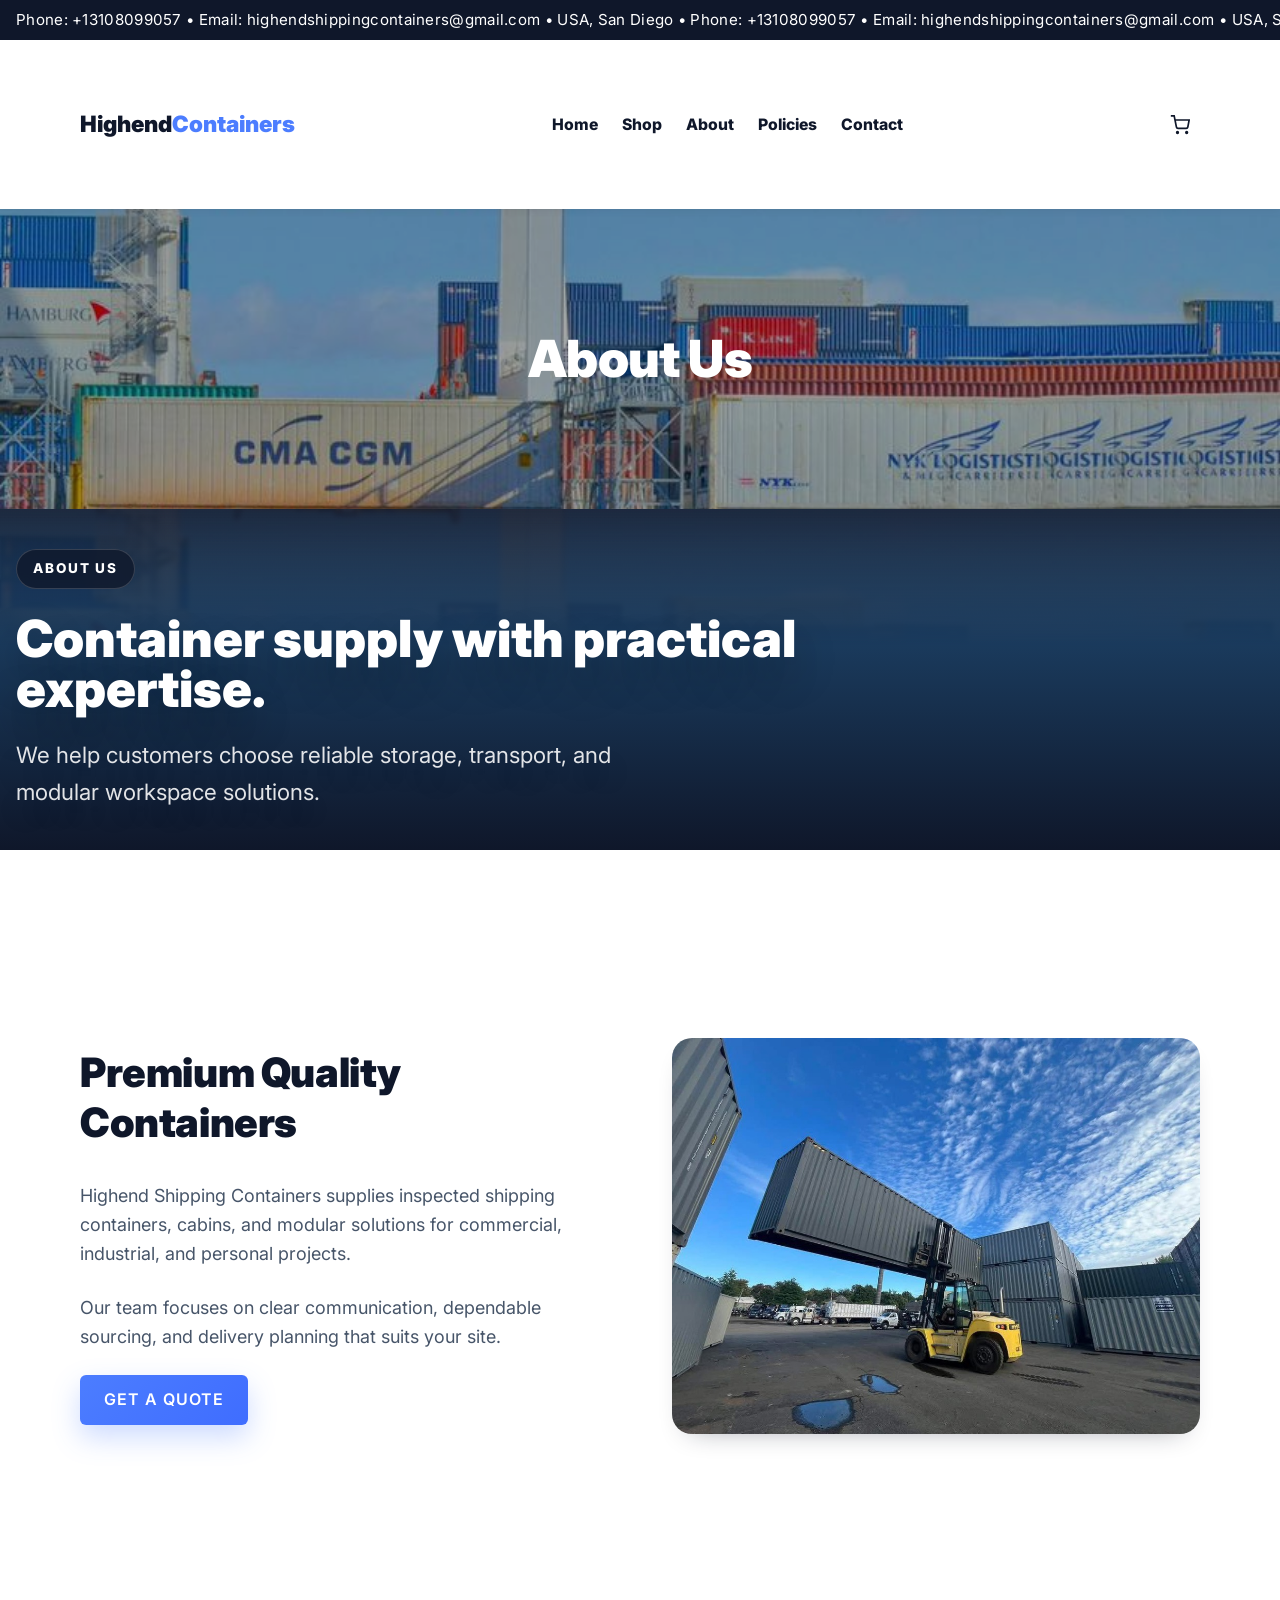
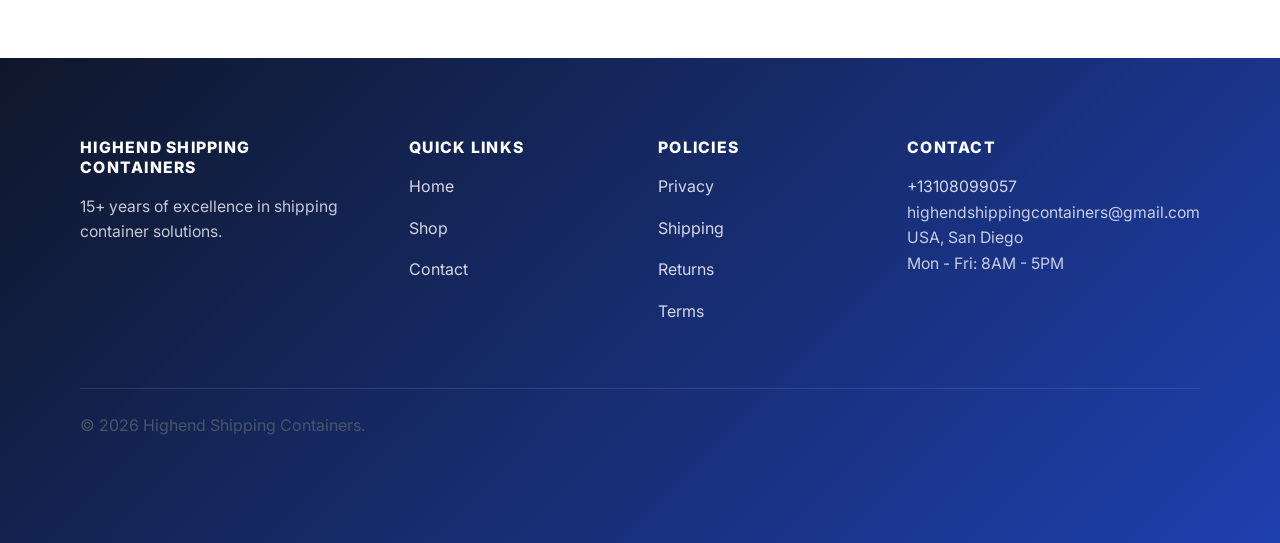
<file: about.html>
<!DOCTYPE html>
<html lang="en">
<head>
  <meta charset="UTF-8">
  <meta name="viewport" content="width=device-width, initial-scale=1.0">
  <!-- Google Ads tag -->
  <script async src="https://www.googletagmanager.com/gtag/js?id=AW-18203554631"></script>
  <script>
    window.dataLayer = window.dataLayer || [];
    function gtag(){dataLayer.push(arguments);}
    gtag('js', new Date());
    gtag('config', 'AW-18203554631');
  </script>
  <title>About Us - Highend Shipping Containers</title>
  <meta name="description" content="Learn about Highend Shipping Containers, premium container and modular building suppliers based in USA, San Diego.">
  <link href="https://fonts.googleapis.com/css2?family=Inter:wght@300;400;500;600;700;800;900&display=swap" rel="stylesheet">
  <link rel="stylesheet" href="css/style.css">
</head>
<body>
  <header class="header">
    <div class="container">
      <div class="header__inner">
        <div class="header__logo">
          <a href="./" class="header__logo-link">
            <span class="header__logo-text">Highend<span>Containers</span></span>
          </a>
        </div>
        <nav class="header__nav">
          <ul class="nav-menu">
            <li class="nav-menu__item"><a href="./" class="nav-menu__link">Home</a></li>
            <li class="nav-menu__item"><a href="./shop.html" class="nav-menu__link">Shop</a></li>
            <li class="nav-menu__item"><a href="./about.html" class="nav-menu__link">About</a></li>
            <li class="nav-menu__item"><a href="./policies.html" class="nav-menu__link">Policies</a></li>
            <li class="nav-menu__item"><a href="./contact.html" class="nav-menu__link">Contact</a></li>
          </ul>
        </nav>
        <div class="header__actions">
          <a href="./cart.html" class="header__cart" aria-label="Cart">
            <svg viewBox="0 0 24 24" fill="none" stroke="currentColor" stroke-width="2"><circle cx="9" cy="21" r="1"></circle><circle cx="20" cy="21" r="1"></circle><path d="M1 1h4l2.68 13.39a2 2 0 0 0 2 1.61h9.72a2 2 0 0 0 2-1.61L23 6H6"></path></svg>
            <span class="header__cart-count" data-count="0">0</span>
          </a>
        </div>
      </div>
    </div>
  </header>

  <!-- IMAGES AUTO-INSERTED BY COPILOT FROM /IMAGES FOLDER -->
  <section class="page-banner about-banner" style="background-image: url('./images/aboutpage.jpg');">
    <h1 class="page-banner__title">About Us</h1>
  </section>

  <section class="hero hero--page">
    <div class="hero__background" style="background-image: url('./images/aboutpage.jpg');"><div class="hero__overlay"></div></div>
    <div class="hero__content"><span class="hero__label">About Us</span><h1 class="hero__title">Container supply with practical expertise.</h1><p class="hero__description">We help customers choose reliable storage, transport, and modular workspace solutions.</p></div>
  </section>

  <main class="container py-5">
    <div class="about-section">
      <div class="about-section__grid">
        <div class="about-section__content">
          <h2>Premium Quality Containers</h2>
          <p>Highend Shipping Containers supplies inspected shipping containers, cabins, and modular solutions for commercial, industrial, and personal projects.</p>
          <p>Our team focuses on clear communication, dependable sourcing, and delivery planning that suits your site.</p>
          <a href="./contact.html" class="btn btn--primary">Get a Quote</a>
        </div>
        <div class="about-section__image"><img src="./images/container-001.jpg" alt="Shipping container"></div>
      </div>
    </div>
  </main>

  <footer class="footer" style="margin-top: var(--space-5xl);">
    <div class="container">
      <div class="footer__content">
        <div class="footer__section"><h4 class="footer__title">Highend Shipping Containers</h4><p>15+ years of excellence in shipping container solutions.</p></div>
        <div class="footer__section"><h4 class="footer__title">Quick Links</h4><ul class="footer__links"><li><a href="./">Home</a></li><li><a href="./shop.html">Shop</a></li><li><a href="./contact.html">Contact</a></li></ul></div>
        <div class="footer__section"><h4 class="footer__title">Policies</h4><ul class="footer__links"><li><a href="./policies/privacy.html">Privacy</a></li><li><a href="./policies/shipping.html">Shipping</a></li><li><a href="./policies/returns.html">Returns</a></li><li><a href="./policies/terms.html">Terms</a></li></ul></div>
        <div class="footer__section"><h4 class="footer__title">Contact</h4><p><a href="tel:+13108099057">+13108099057</a><br>highendshippingcontainers@gmail.com<br>USA, San Diego<br>Mon - Fri: 8AM - 5PM</p></div>
      </div>
      <div class="footer__bottom"><p>&copy; 2026 Highend Shipping Containers.</p></div>
    </div>
  </footer>
  <script src="js/main.js"></script>
  <script src="js/cart.js"></script>
</body>
</html>
</file>
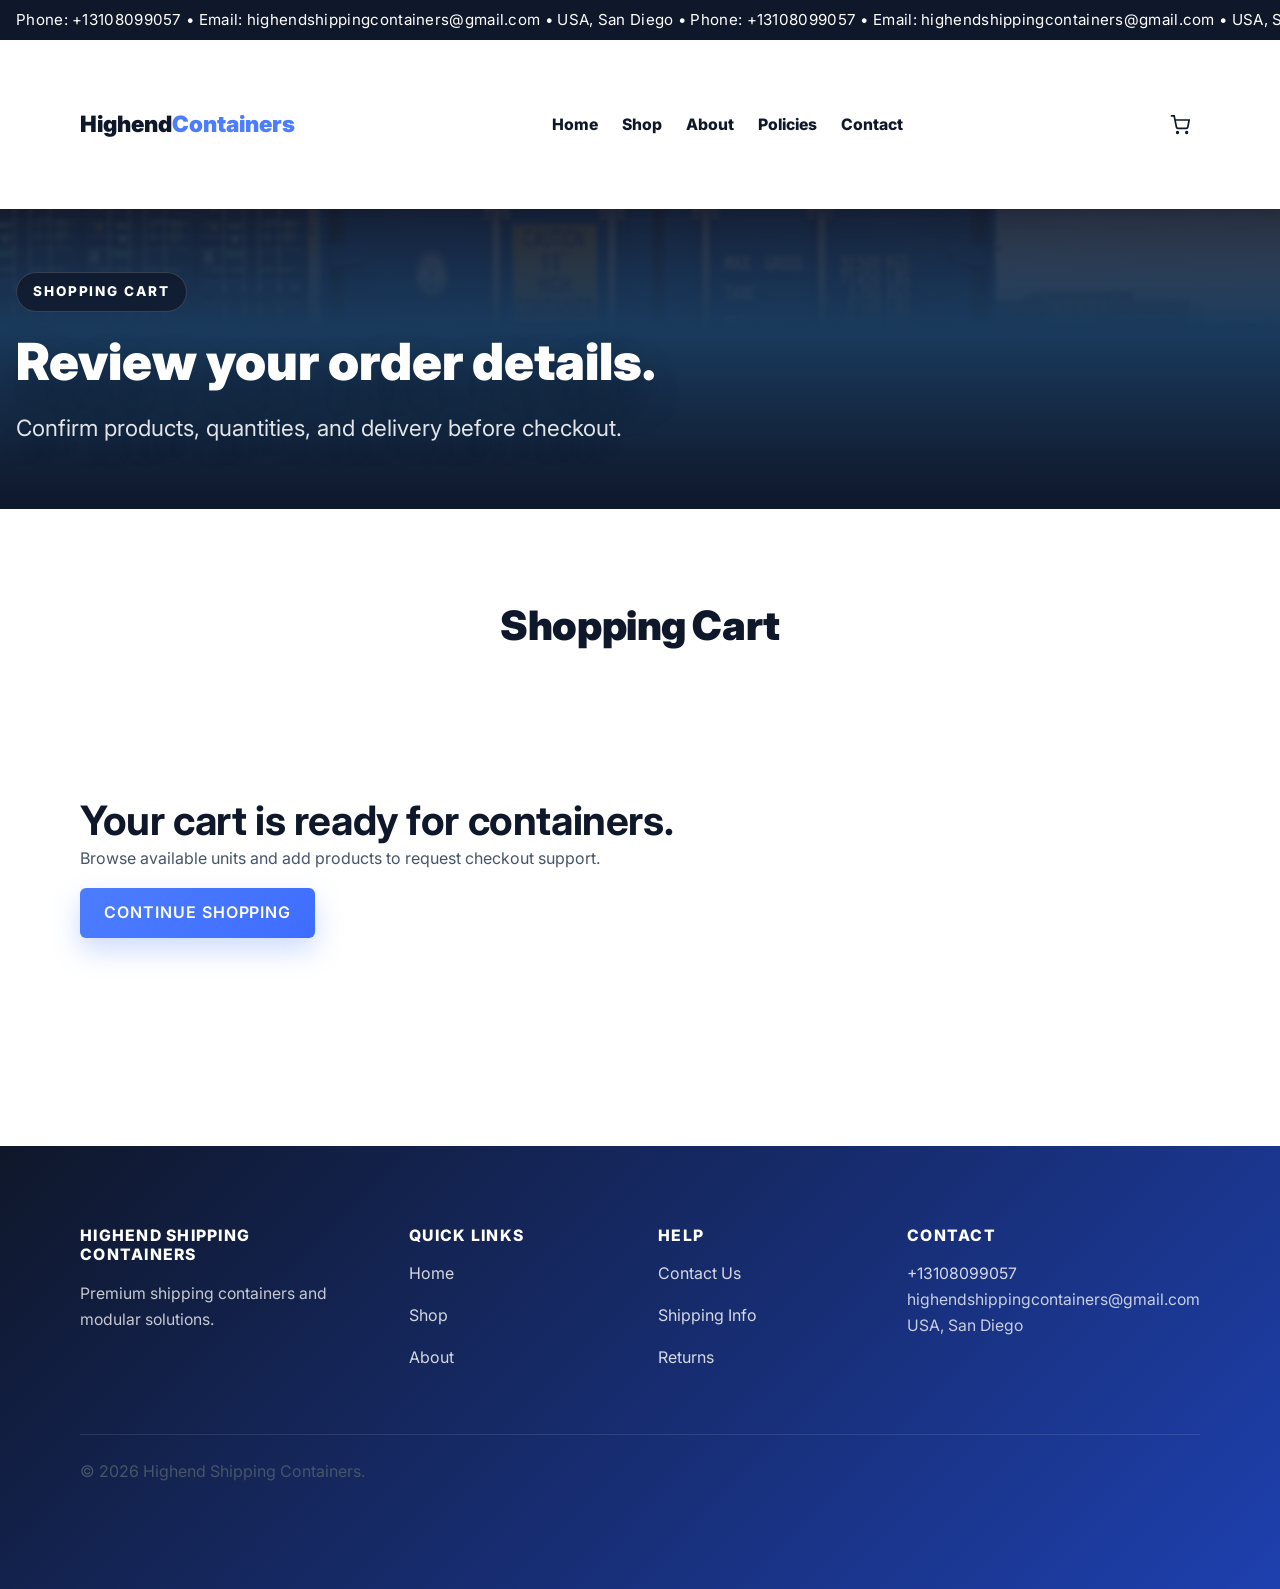
<file: cart.html>
<!DOCTYPE html>
<html lang="en">
<head>
  <meta charset="UTF-8">
  <meta name="viewport" content="width=device-width, initial-scale=1.0">
  <!-- Google Ads tag -->
  <script async src="https://www.googletagmanager.com/gtag/js?id=AW-18203554631"></script>
  <script>
    window.dataLayer = window.dataLayer || [];
    function gtag(){dataLayer.push(arguments);}
    gtag('js', new Date());
    gtag('config', 'AW-18203554631');
  </script>
  <title>Cart - Highend Shipping Containers</title>
  <meta name="description" content="Review your Highend Shipping Containers cart.">
  <link href="https://fonts.googleapis.com/css2?family=Inter:wght@300;400;500;600;700;800;900&display=swap" rel="stylesheet">
  <link rel="stylesheet" href="css/style.css">
</head>
<body>
  <header class="header">
    <div class="container">
      <div class="header__inner">
        <div class="header__logo">
          <a href="./" class="header__logo-link">
            <span class="header__logo-text">Highend<span>Containers</span></span>
          </a>
        </div>
        <nav class="header__nav">
          <ul class="nav-menu">
            <li class="nav-menu__item"><a href="./" class="nav-menu__link">Home</a></li>
            <li class="nav-menu__item"><a href="./shop.html" class="nav-menu__link">Shop</a></li>
            <li class="nav-menu__item"><a href="./about.html" class="nav-menu__link">About</a></li>
            <li class="nav-menu__item"><a href="./policies.html" class="nav-menu__link">Policies</a></li>
            <li class="nav-menu__item"><a href="./contact.html" class="nav-menu__link">Contact</a></li>
          </ul>
        </nav>
        <div class="header__actions">
          <a href="./cart.html" class="header__cart" aria-label="Cart">
            <svg viewBox="0 0 24 24" fill="none" stroke="currentColor" stroke-width="2"><circle cx="9" cy="21" r="1"></circle><circle cx="20" cy="21" r="1"></circle><path d="M1 1h4l2.68 13.39a2 2 0 0 0 2 1.61h9.72a2 2 0 0 0 2-1.61L23 6H6"></path></svg>
            <span class="header__cart-count" data-count="0">0</span>
          </a>
        </div>
      </div>
    </div>
  </header>
  <section class="hero hero--page">
    <div class="hero__background" style="background-image: url('./images/container-004.jpg');"><div class="hero__overlay"></div></div>
    <div class="hero__content"><span class="hero__label">Shopping Cart</span><h1 class="hero__title">Review your order details.</h1><p class="hero__description">Confirm products, quantities, and delivery before checkout.</p></div>
  </section>
  <main class="container py-5">
    <h1 class="section-title">Shopping Cart</h1>
    <div class="cart-page"></div>
    <div id="formMsg" style="margin-top:10px; color:green; display:none;"></div>
  </main>
  <footer class="footer" style="margin-top: var(--space-5xl);">
    <div class="container">
      <div class="footer__content">
        <div class="footer__section"><h4 class="footer__title">Highend Shipping Containers</h4><p>Premium shipping containers and modular solutions.</p></div>
        <div class="footer__section"><h4 class="footer__title">Quick Links</h4><ul class="footer__links"><li><a href="./">Home</a></li><li><a href="./shop.html">Shop</a></li><li><a href="./about.html">About</a></li></ul></div>
        <div class="footer__section"><h4 class="footer__title">Help</h4><ul class="footer__links"><li><a href="./contact.html">Contact Us</a></li><li><a href="./policies/shipping.html">Shipping Info</a></li><li><a href="./policies/returns.html">Returns</a></li></ul></div>
        <div class="footer__section"><h4 class="footer__title">Contact</h4><p><a href="tel:+13108099057">+13108099057</a><br>highendshippingcontainers@gmail.com<br>USA, San Diego</p></div>
      </div>
      <div class="footer__bottom"><p>&copy; 2026 Highend Shipping Containers.</p></div>
    </div>
  </footer>
  <script src="js/main.js"></script>
  <script src="js/cart.js"></script>
  <script src="js/forms.js"></script>
</body>
</html>
</file>
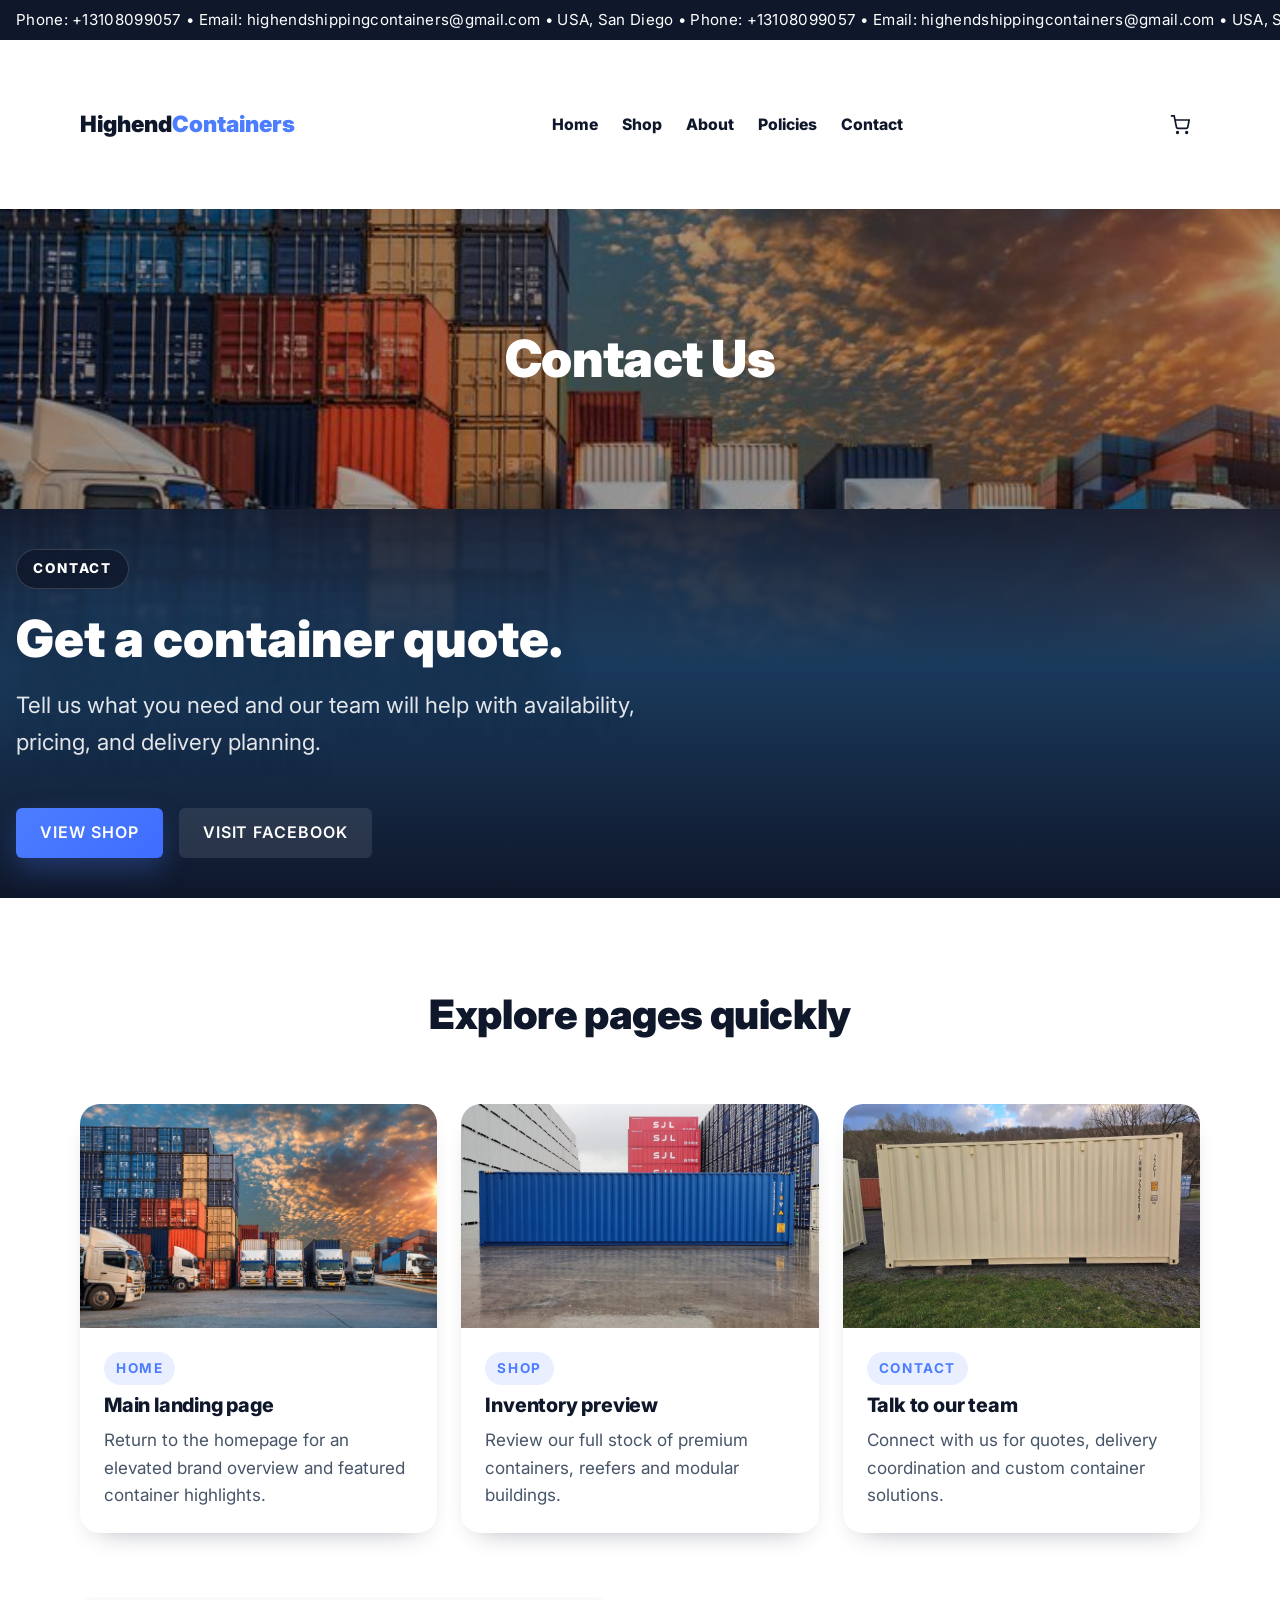
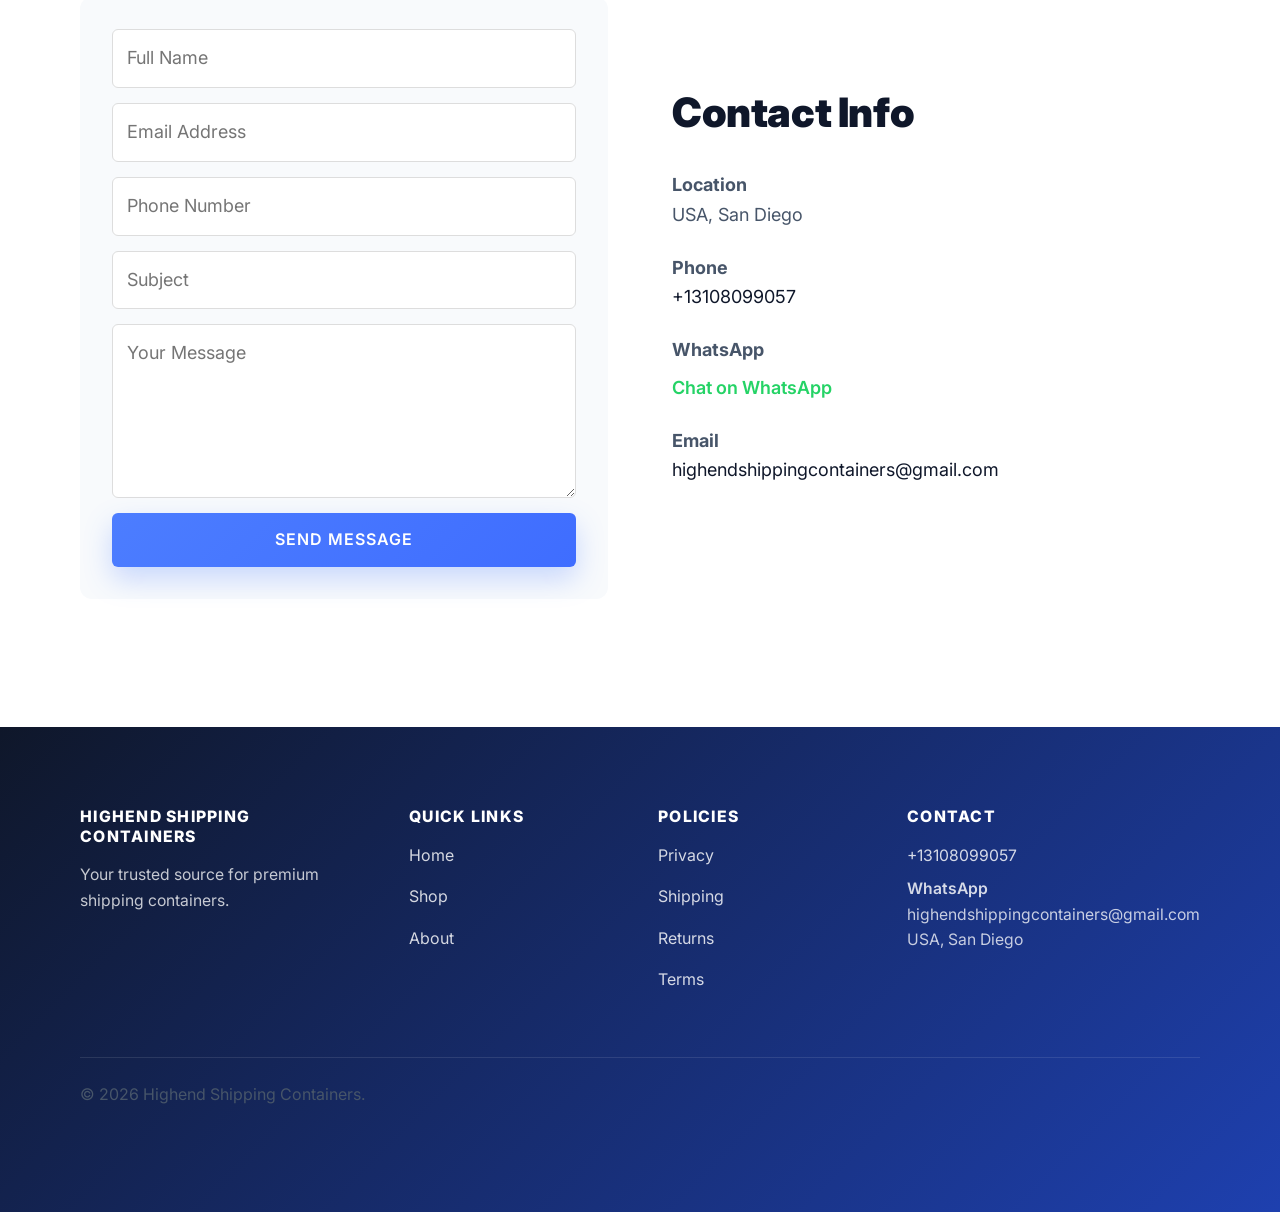
<file: contact.html>
<!DOCTYPE html>
<html lang="en">
<head>
  <meta charset="UTF-8">
  <meta name="viewport" content="width=device-width, initial-scale=1.0">
  <!-- Google Ads tag -->
  <script async src="https://www.googletagmanager.com/gtag/js?id=AW-18203554631"></script>
  <script>
    window.dataLayer = window.dataLayer || [];
    function gtag(){dataLayer.push(arguments);}
    gtag('js', new Date());
    gtag('config', 'AW-18203554631');
  </script>
  <title>Contact - Highend Shipping Containers</title>
  <meta name="description" content="Get in touch with Highend Shipping Containers for fast container quotes, delivery planning, and expert support in Australia.">
  <meta name="robots" content="index, follow">
  <link rel="canonical" href="https://highendshippingcontainers.com/contact.html">
  <!-- Google Merchant verification tag -->
  <meta name="google-site-verification" content="X-hUkAwKGs4SCkOCGLSt0ZrIGQYuJl1dhSVjUlbbSYo" />
  <!-- Open Graph thumbnail for Facebook and sharing -->
  <meta property="og:site_name" content="Highend Shipping Containers">
  <meta property="og:title" content="Contact Highend Shipping Containers">
  <meta property="og:description" content="Get a container quote and connect with the Highend Shipping Containers team.">
  <meta property="og:type" content="website">
  <meta property="og:url" content="https://highendshippingcontainers.com/contact.html">
  <meta property="og:image" content="https://highendshippingcontainers.com/images/containerpage.jpg">
  <meta property="og:image:alt" content="Highend Shipping Containers contact thumbnail">
  <meta name="twitter:card" content="summary_large_image">
  <link href="https://fonts.googleapis.com/css2?family=Inter:wght@300;400;500;600;700;800;900&display=swap" rel="stylesheet">
  <link rel="stylesheet" href="css/style.css">
</head>
<body>
  <header class="header">
    <div class="container">
      <div class="header__inner">
        <div class="header__logo">
          <a href="./" class="header__logo-link">
            <span class="header__logo-text">Highend<span>Containers</span></span>
          </a>
        </div>
        <nav class="header__nav">
          <ul class="nav-menu">
            <li class="nav-menu__item"><a href="./" class="nav-menu__link">Home</a></li>
            <li class="nav-menu__item"><a href="./shop.html" class="nav-menu__link">Shop</a></li>
            <li class="nav-menu__item"><a href="./about.html" class="nav-menu__link">About</a></li>
            <li class="nav-menu__item"><a href="./policies.html" class="nav-menu__link">Policies</a></li>
            <li class="nav-menu__item"><a href="./contact.html" class="nav-menu__link">Contact</a></li>
          </ul>
        </nav>
        <div class="header__actions">
          <a href="./cart.html" class="header__cart" aria-label="Cart">
            <svg viewBox="0 0 24 24" fill="none" stroke="currentColor" stroke-width="2"><circle cx="9" cy="21" r="1"></circle><circle cx="20" cy="21" r="1"></circle><path d="M1 1h4l2.68 13.39a2 2 0 0 0 2 1.61h9.72a2 2 0 0 0 2-1.61L23 6H6"></path></svg>
            <span class="header__cart-count" data-count="0">0</span>
          </a>
        </div>
      </div>
    </div>
  </header>

  <!-- IMAGES AUTO-INSERTED BY COPILOT FROM /IMAGES FOLDER -->
  <section class="page-banner contact-banner" style="background-image: url('./images/contactpage.jpg');">
    <h1 class="page-banner__title">Contact Us</h1>
  </section>

  <section class="hero hero--page">
    <div class="hero__background" style="background-image: url('./images/contactpage.jpg');"><div class="hero__overlay"></div></div>
    <div class="hero__content"><span class="hero__label">Contact</span><h1 class="hero__title">Get a container quote.</h1><p class="hero__description">Tell us what you need and our team will help with availability, pricing, and delivery planning.</p><div class="hero__actions"><a href="./shop.html" class="btn btn--primary btn--lg">View Shop</a><a href="https://www.facebook.com/share/1DTi6UsXs8/?mibextid=wwXIfr" class="btn btn--outline btn--lg" target="_blank" rel="noopener">Visit Facebook</a></div></div>
  </section>

  <section class="container py-5">
    <h2 class="section-title">Explore pages quickly</h2>
    <div class="page-thumbnails">
      <a href="./" class="page-thumbnail-card">
        <img src="./images/containerpage.jpg" alt="Homepage preview" class="page-thumbnail-card__image">
        <div class="page-thumbnail-card__body">
          <span class="page-thumbnail-card__eyebrow">Home</span>
          <h3 class="page-thumbnail-card__title">Main landing page</h3>
          <p class="page-thumbnail-card__text">Return to the homepage for an elevated brand overview and featured container highlights.</p>
        </div>
      </a>
      <a href="./shop.html" class="page-thumbnail-card">
        <img src="./images/container-003.jpg" alt="Shop preview" class="page-thumbnail-card__image">
        <div class="page-thumbnail-card__body">
          <span class="page-thumbnail-card__eyebrow">Shop</span>
          <h3 class="page-thumbnail-card__title">Inventory preview</h3>
          <p class="page-thumbnail-card__text">Review our full stock of premium containers, reefers and modular buildings.</p>
        </div>
      </a>
      <a href="./contact.html" class="page-thumbnail-card">
        <img src="./images/container-010.jpg" alt="Contact preview" class="page-thumbnail-card__image">
        <div class="page-thumbnail-card__body">
          <span class="page-thumbnail-card__eyebrow">Contact</span>
          <h3 class="page-thumbnail-card__title">Talk to our team</h3>
          <p class="page-thumbnail-card__text">Connect with us for quotes, delivery coordination and custom container solutions.</p>
        </div>
      </a>
    </div>
  </section>

  <main class="container py-5">
    <div class="about-section__grid">
      <!-- FORMSPREE INTEGRATED - ENDPOINT: mgoqjrbn -->
      <form class="contact-form" action="https://formspree.io/f/mgoqjrbn" method="POST">
        <input type="text" name="name" placeholder="Full Name" required>
        <input type="email" name="email" placeholder="Email Address" required>
        <input type="tel" name="phone" placeholder="Phone Number">
        <input type="text" name="subject" placeholder="Subject" required>
        <textarea name="message" placeholder="Your Message" rows="5" required></textarea>
        <input type="hidden" name="_cc" value="highendshippingcontainers@gmail.com, gmeme5657@gmail.com">
        <input type="hidden" name="_subject" value="New Inquiry - Highend Containers Website">
        <input type="hidden" name="_next" value="./thankyou.html">
        <button class="btn btn--primary" type="submit">Send Message</button>
      </form>
      <div id="formMsg" style="margin-top:10px; color:green; display:none;"></div>
      <div class="about-section__content">
        <h2>Contact Info</h2>
        <p><strong>Location</strong><br>USA, San Diego</p>
        <p><strong>Phone</strong><br><a href="tel:+13108099057">+13108099057</a></p>
        <p><strong>WhatsApp</strong><br><a href="https://wa.me/13108099057" class="whatsapp-link" target="_blank">Chat on WhatsApp</a></p>
        <p><strong>Email</strong><br><a href="mailto:highendshippingcontainers@gmail.com">highendshippingcontainers@gmail.com</a></p>
      </div>
    </div>
  </main>

  <footer class="footer" style="margin-top: var(--space-5xl);">
    <div class="container">
      <div class="footer__content">
        <div class="footer__section"><h4 class="footer__title">Highend Shipping Containers</h4><p>Your trusted source for premium shipping containers.</p></div>
        <div class="footer__section"><h4 class="footer__title">Quick Links</h4><ul class="footer__links"><li><a href="./">Home</a></li><li><a href="./shop.html">Shop</a></li><li><a href="./about.html">About</a></li></ul></div>
        <div class="footer__section"><h4 class="footer__title">Policies</h4><ul class="footer__links"><li><a href="./policies/privacy.html">Privacy</a></li><li><a href="./policies/shipping.html">Shipping</a></li><li><a href="./policies/returns.html">Returns</a></li><li><a href="./policies/terms.html">Terms</a></li></ul></div>
        <div class="footer__section"><h4 class="footer__title">Contact</h4><p><a href="tel:+13108099057">+13108099057</a><br><a href="https://wa.me/13108099057" class="whatsapp-link" target="_blank">WhatsApp</a><br>highendshippingcontainers@gmail.com<br>USA, San Diego</p></div>
      </div>
      <div class="footer__bottom"><p>&copy; 2026 Highend Shipping Containers.</p></div>
    </div>
  </footer>
  <script src="js/main.js"></script>
  <script src="js/cart.js"></script>
  <script src="js/forms.js"></script>
</body>
</html>
</file>
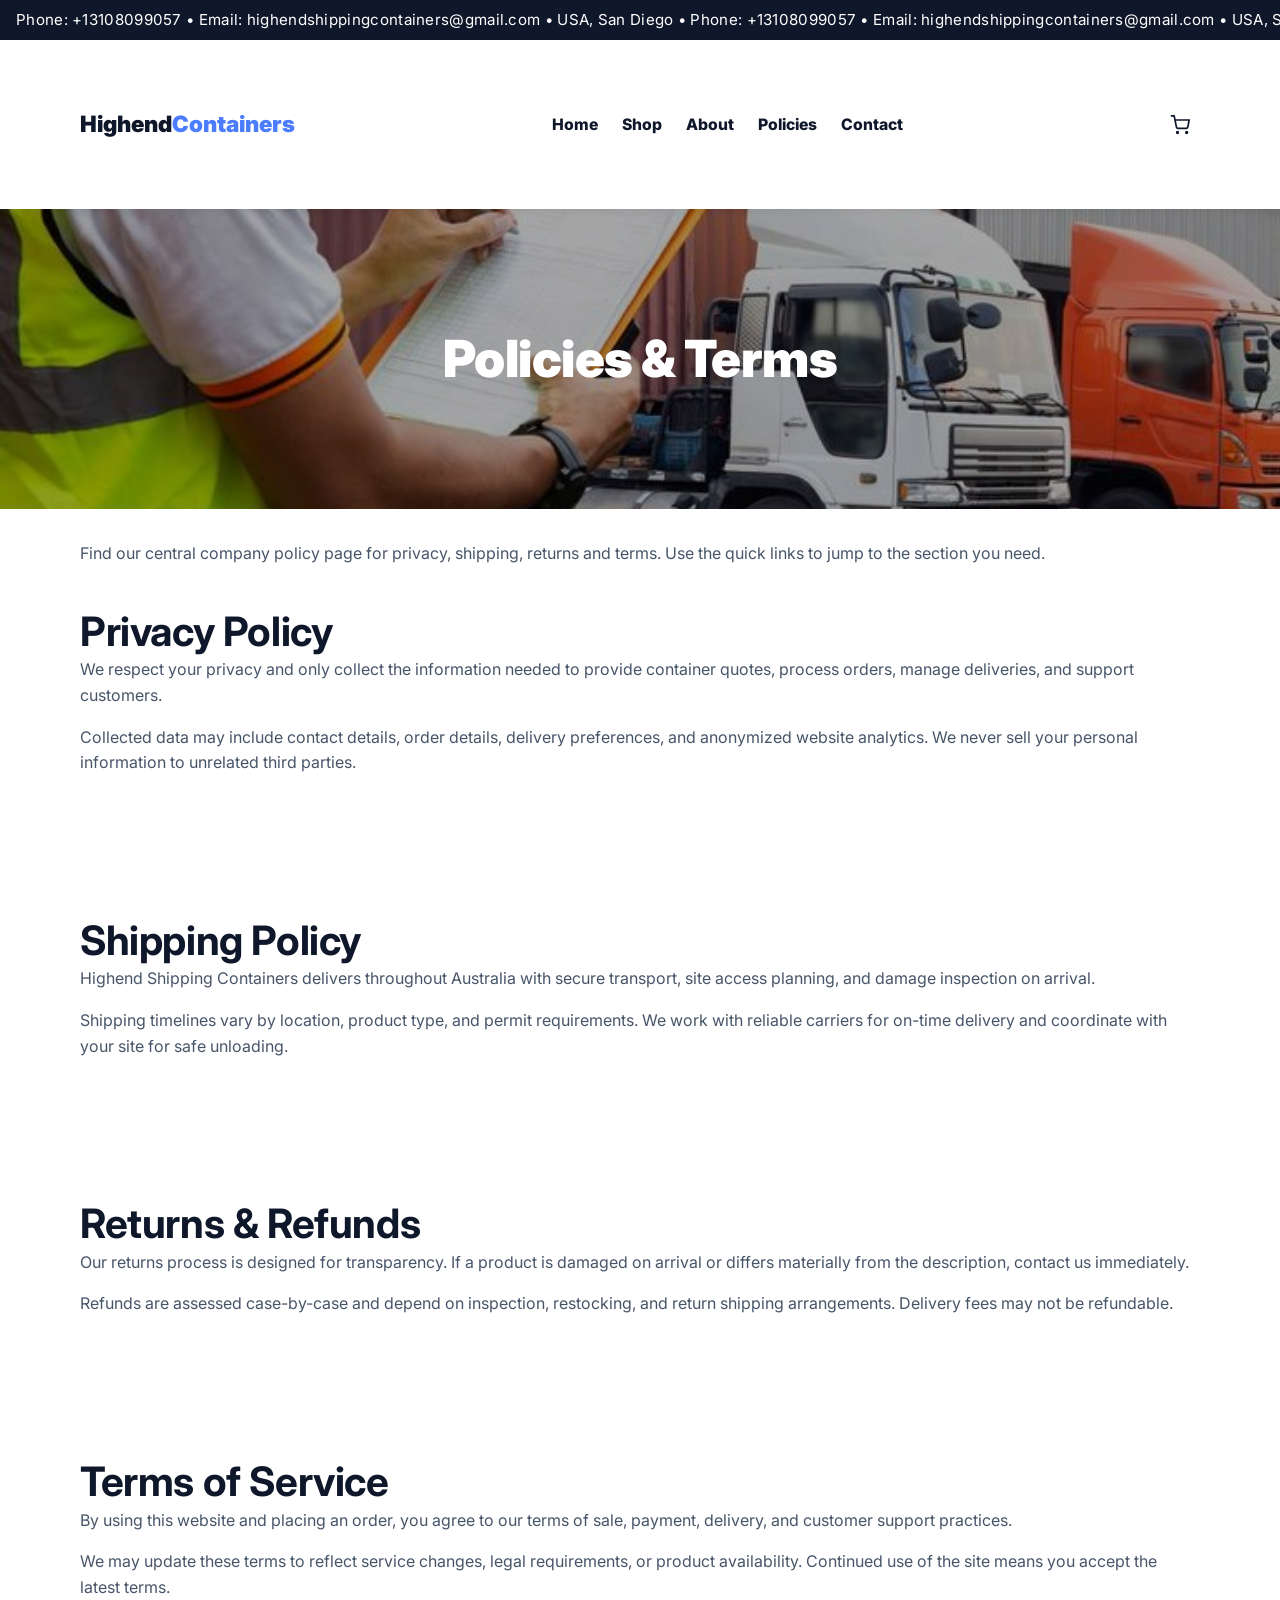
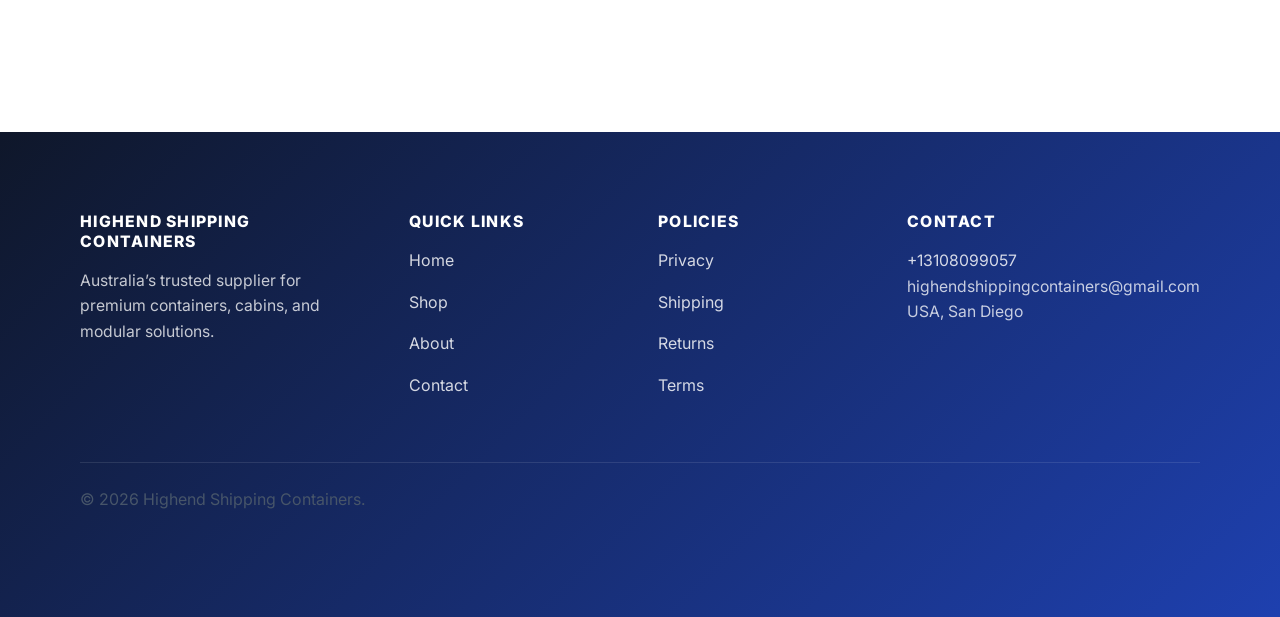
<file: policies.html>
<!DOCTYPE html>
<html lang="en">
<head>
  <meta charset="UTF-8">
  <meta name="viewport" content="width=device-width, initial-scale=1.0">
  <!-- Google Ads tag -->
  <script async src="https://www.googletagmanager.com/gtag/js?id=AW-18203554631"></script>
  <script>
    window.dataLayer = window.dataLayer || [];
    function gtag(){dataLayer.push(arguments);}
    gtag('js', new Date());
    gtag('config', 'AW-18203554631');
  </script>
  <title>Policies - Highend Shipping Containers</title>
  <meta name="description" content="Read Highend Shipping Containers policy details for privacy, shipping, returns, and terms of service.">
  <link href="https://fonts.googleapis.com/css2?family=Inter:wght@300;400;500;600;700;800;900&display=swap" rel="stylesheet">
  <link rel="stylesheet" href="css/style.css">
</head>
<body>
  <header class="header">
    <div class="container">
      <div class="header__inner">
        <div class="header__logo">
          <a href="./" class="header__logo-link">
            <span class="header__logo-text">Highend<span>Containers</span></span>
          </a>
        </div>
        <nav class="header__nav">
          <ul class="nav-menu">
            <li class="nav-menu__item"><a href="./" class="nav-menu__link">Home</a></li>
            <li class="nav-menu__item"><a href="./shop.html" class="nav-menu__link">Shop</a></li>
            <li class="nav-menu__item"><a href="./about.html" class="nav-menu__link">About</a></li>
            <li class="nav-menu__item"><a href="./policies.html" class="nav-menu__link">Policies</a></li>
            <li class="nav-menu__item"><a href="./contact.html" class="nav-menu__link">Contact</a></li>
          </ul>
        </nav>
        <div class="header__actions">
          <a href="./cart.html" class="header__cart" aria-label="Cart">
            <svg viewBox="0 0 24 24" fill="none" stroke="currentColor" stroke-width="2"><circle cx="9" cy="21" r="1"></circle><circle cx="20" cy="21" r="1"></circle><path d="M1 1h4l2.68 13.39a2 2 0 0 0 2 1.61h9.72a2 2 0 0 0 2-1.61L23 6H6"></path></svg>
            <span class="header__cart-count" data-count="0">0</span>
          </a>
        </div>
      </div>
    </div>
  </header>

  <!-- IMAGES AUTO-INSERTED BY COPILOT FROM /IMAGES FOLDER -->
  <section class="page-banner policies-banner" style="background-image: url('./images/policiespage.jpg');">
    <h1 class="page-banner__title">Policies & Terms</h1>
  </section>

  <main class="container py-5">
    <div class="policies-intro">
      <p class="section-lead">Find our central company policy page for privacy, shipping, returns and terms. Use the quick links to jump to the section you need.</p>
    </div>

    <section class="policy-section" id="privacy">
      <h2>Privacy Policy</h2>
      <p>We respect your privacy and only collect the information needed to provide container quotes, process orders, manage deliveries, and support customers.</p>
      <p>Collected data may include contact details, order details, delivery preferences, and anonymized website analytics. We never sell your personal information to unrelated third parties.</p>
    </section>

    <section class="policy-section" id="shipping">
      <h2>Shipping Policy</h2>
      <p>Highend Shipping Containers delivers throughout Australia with secure transport, site access planning, and damage inspection on arrival.</p>
      <p>Shipping timelines vary by location, product type, and permit requirements. We work with reliable carriers for on-time delivery and coordinate with your site for safe unloading.</p>
    </section>

    <section class="policy-section" id="returns">
      <h2>Returns & Refunds</h2>
      <p>Our returns process is designed for transparency. If a product is damaged on arrival or differs materially from the description, contact us immediately.</p>
      <p>Refunds are assessed case-by-case and depend on inspection, restocking, and return shipping arrangements. Delivery fees may not be refundable.</p>
    </section>

    <section class="policy-section" id="terms">
      <h2>Terms of Service</h2>
      <p>By using this website and placing an order, you agree to our terms of sale, payment, delivery, and customer support practices.</p>
      <p>We may update these terms to reflect service changes, legal requirements, or product availability. Continued use of the site means you accept the latest terms.</p>
    </section>
  </main>

  <footer class="footer">
    <div class="container">
      <div class="footer__content">
        <div class="footer__section">
          <h4 class="footer__title">Highend Shipping Containers</h4>
          <p>Australia’s trusted supplier for premium containers, cabins, and modular solutions.</p>
        </div>
        <div class="footer__section">
          <h4 class="footer__title">Quick Links</h4>
          <ul class="footer__links">
            <li><a href="./">Home</a></li>
            <li><a href="./shop.html">Shop</a></li>
            <li><a href="./about.html">About</a></li>
            <li><a href="./contact.html">Contact</a></li>
          </ul>
        </div>
        <div class="footer__section">
          <h4 class="footer__title">Policies</h4>
          <ul class="footer__links">
            <li><a href="#privacy">Privacy</a></li>
            <li><a href="#shipping">Shipping</a></li>
            <li><a href="#returns">Returns</a></li>
            <li><a href="#terms">Terms</a></li>
          </ul>
        </div>
        <div class="footer__section">
          <h4 class="footer__title">Contact</h4>
          <p><a href="tel:+13108099057">+13108099057</a><br>highendshippingcontainers@gmail.com<br>USA, San Diego</p>
        </div>
      </div>
      <div class="footer__bottom"><p>&copy; 2026 Highend Shipping Containers.</p></div>
    </div>
  </footer>
  <script src="js/main.js"></script>
</body>
</html>
</file>
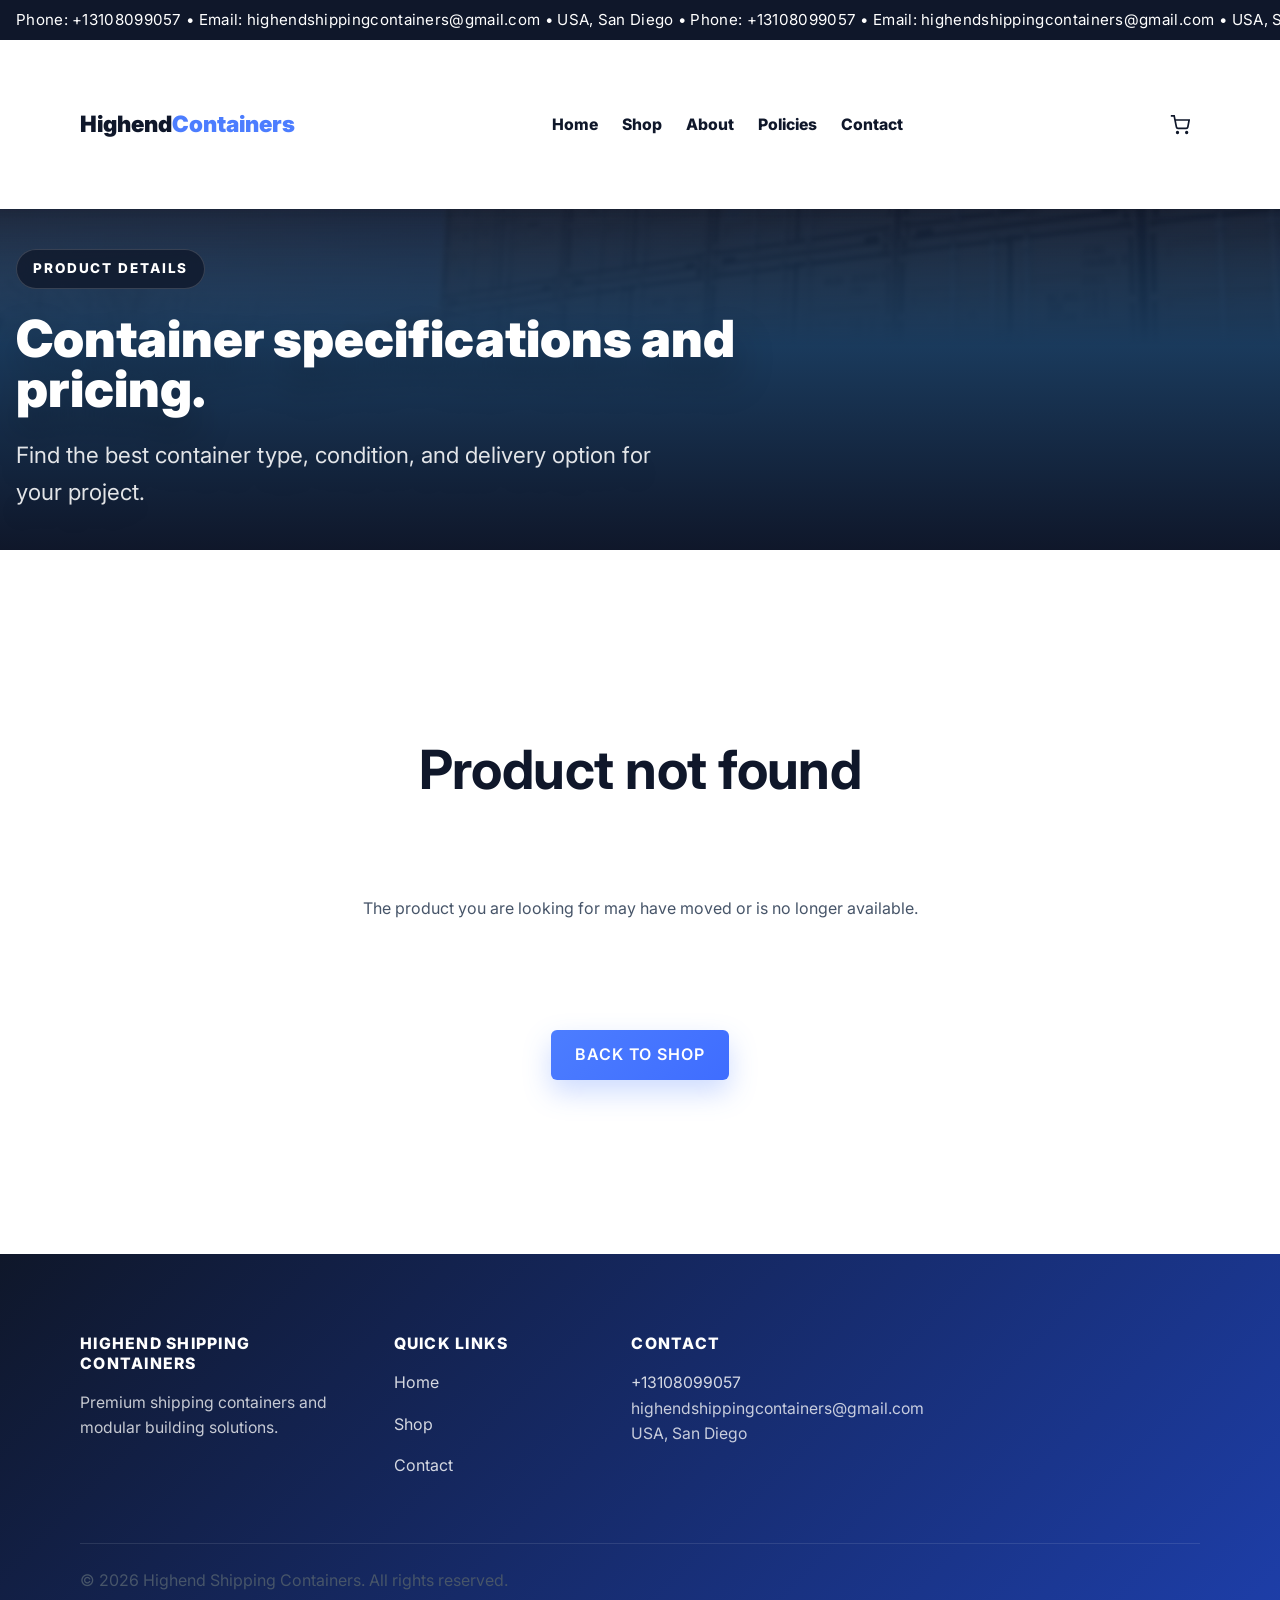
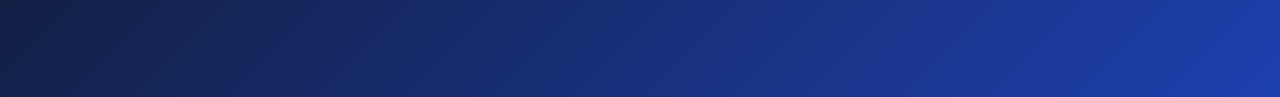
<file: product.html>
<!DOCTYPE html>
<html lang="en">
<head>
  <meta charset="UTF-8">
  <meta name="viewport" content="width=device-width, initial-scale=1.0">
  <!-- Google Ads tag -->
  <script async src="https://www.googletagmanager.com/gtag/js?id=AW-18203554631"></script>
  <script>
    window.dataLayer = window.dataLayer || [];
    function gtag(){dataLayer.push(arguments);}
    gtag('js', new Date());
    gtag('config', 'AW-18203554631');
  </script>
  <title>Product Details - Highend Shipping Containers</title>
  <meta name="description" content="View shipping container product details, pricing, specifications, and delivery information.">
  <link href="https://fonts.googleapis.com/css2?family=Inter:wght@300;400;500;600;700;800;900&display=swap" rel="stylesheet">
  <link rel="stylesheet" href="css/style.css">
</head>
<body>
  <header class="header">
    <div class="container">
      <div class="header__inner">
        <div class="header__logo">
          <a href="./" class="header__logo-link">
            <span class="header__logo-text">Highend<span>Containers</span></span>
          </a>
        </div>
        <nav class="header__nav">
          <ul class="nav-menu">
            <li class="nav-menu__item"><a href="./" class="nav-menu__link">Home</a></li>
            <li class="nav-menu__item"><a href="./shop.html" class="nav-menu__link">Shop</a></li>
            <li class="nav-menu__item"><a href="./about.html" class="nav-menu__link">About</a></li>
            <li class="nav-menu__item"><a href="./policies.html" class="nav-menu__link">Policies</a></li>
            <li class="nav-menu__item"><a href="./contact.html" class="nav-menu__link">Contact</a></li>
          </ul>
        </nav>
        <div class="header__actions">
          <a href="./cart.html" class="header__cart" aria-label="Cart">
            <svg viewBox="0 0 24 24" fill="none" stroke="currentColor" stroke-width="2"><circle cx="9" cy="21" r="1"></circle><circle cx="20" cy="21" r="1"></circle><path d="M1 1h4l2.68 13.39a2 2 0 0 0 2 1.61h9.72a2 2 0 0 0 2-1.61L23 6H6"></path></svg>
            <span class="header__cart-count" data-count="0">0</span>
          </a>
        </div>
      </div>
    </div>
  </header>
  <section class="hero hero--page">
    <div class="hero__background" style="background-image: url('./images/container-002.jpg');"><div class="hero__overlay"></div></div>
    <div class="hero__content"><span class="hero__label">Product Details</span><h1 class="hero__title">Container specifications and pricing.</h1><p class="hero__description">Find the best container type, condition, and delivery option for your project.</p></div>
  </section>
  <main class="product-page">
    <div class="container">
      <div id="productDetailsRoot" class="product-page__loading"><div class="product-page__spinner"></div><p>Loading product...</p></div>
    </div>
  </main>
  <footer class="footer">
    <div class="container">
      <div class="footer__content">
        <div class="footer__section"><h4 class="footer__title">Highend Shipping Containers</h4><p>Premium shipping containers and modular building solutions.</p></div>
        <div class="footer__section"><h4 class="footer__title">Quick Links</h4><ul class="footer__links"><li><a href="./">Home</a></li><li><a href="./shop.html">Shop</a></li><li><a href="./contact.html">Contact</a></li></ul></div>
        <div class="footer__section"><h4 class="footer__title">Contact</h4><p><a href="tel:+13108099057">+13108099057</a><br>highendshippingcontainers@gmail.com<br>USA, San Diego</p></div>
      </div>
      <div class="footer__bottom"><p>&copy; 2026 Highend Shipping Containers. All rights reserved.</p></div>
    </div>
  </footer>
  <script src="./js/main.js"></script>
  <script src="./js/cart.js"></script>
  <script src="./js/product-display.js"></script>
  <script src="./js/product-details.js"></script>
</body>
</html>
</file>
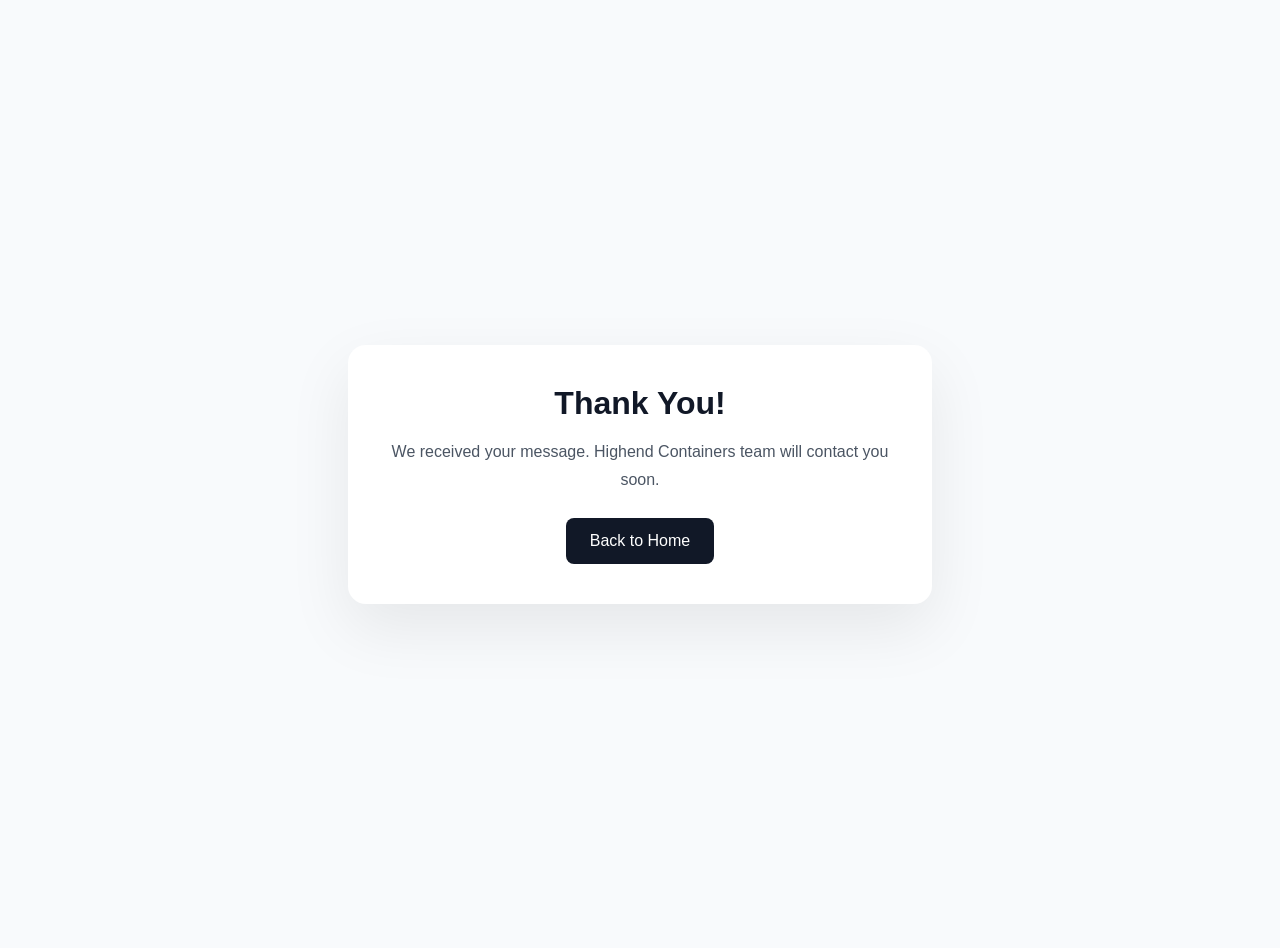
<file: thankyou.html>
<!DOCTYPE html>
<html lang="en">
<head>
  <meta charset="UTF-8">
  <meta name="viewport" content="width=device-width, initial-scale=1.0">
  <!-- Google Ads tag -->
  <script async src="https://www.googletagmanager.com/gtag/js?id=AW-18203554631"></script>
  <script>
    window.dataLayer = window.dataLayer || [];
    function gtag(){dataLayer.push(arguments);}
    gtag('js', new Date());
    gtag('config', 'AW-18203554631');
  </script>
  <title>Thank You</title>
  <style>
    body {
      margin: 0;
      min-height: 100vh;
      display: flex;
      align-items: center;
      justify-content: center;
      text-align: center;
      font-family: Arial, sans-serif;
      background: #f8fafc;
      color: #111827;
      padding: 24px;
    }
    .thankyou-card {
      max-width: 520px;
      width: 100%;
      background: #ffffff;
      border-radius: 18px;
      box-shadow: 0 24px 64px rgba(0, 0, 0, 0.08);
      padding: 40px 32px;
    }
    .thankyou-card h1 {
      font-size: 2rem;
      margin: 0 0 16px;
    }
    .thankyou-card p {
      margin: 0 0 24px;
      line-height: 1.75;
      color: #4b5563;
    }
    .thankyou-card a {
      display: inline-block;
      background: #111827;
      color: #ffffff;
      text-decoration: none;
      padding: 14px 24px;
      border-radius: 8px;
      transition: background-color 0.2s ease;
    }
    .thankyou-card a:hover {
      background: #1f2937;
    }
  </style>
</head>
<body>
  <div class="thankyou-card">
    <h1>Thank You!</h1>
    <p>We received your message. Highend Containers team will contact you soon.</p>
    <a href="index.html">Back to Home</a>
  </div>
</body>
</html>
</file>
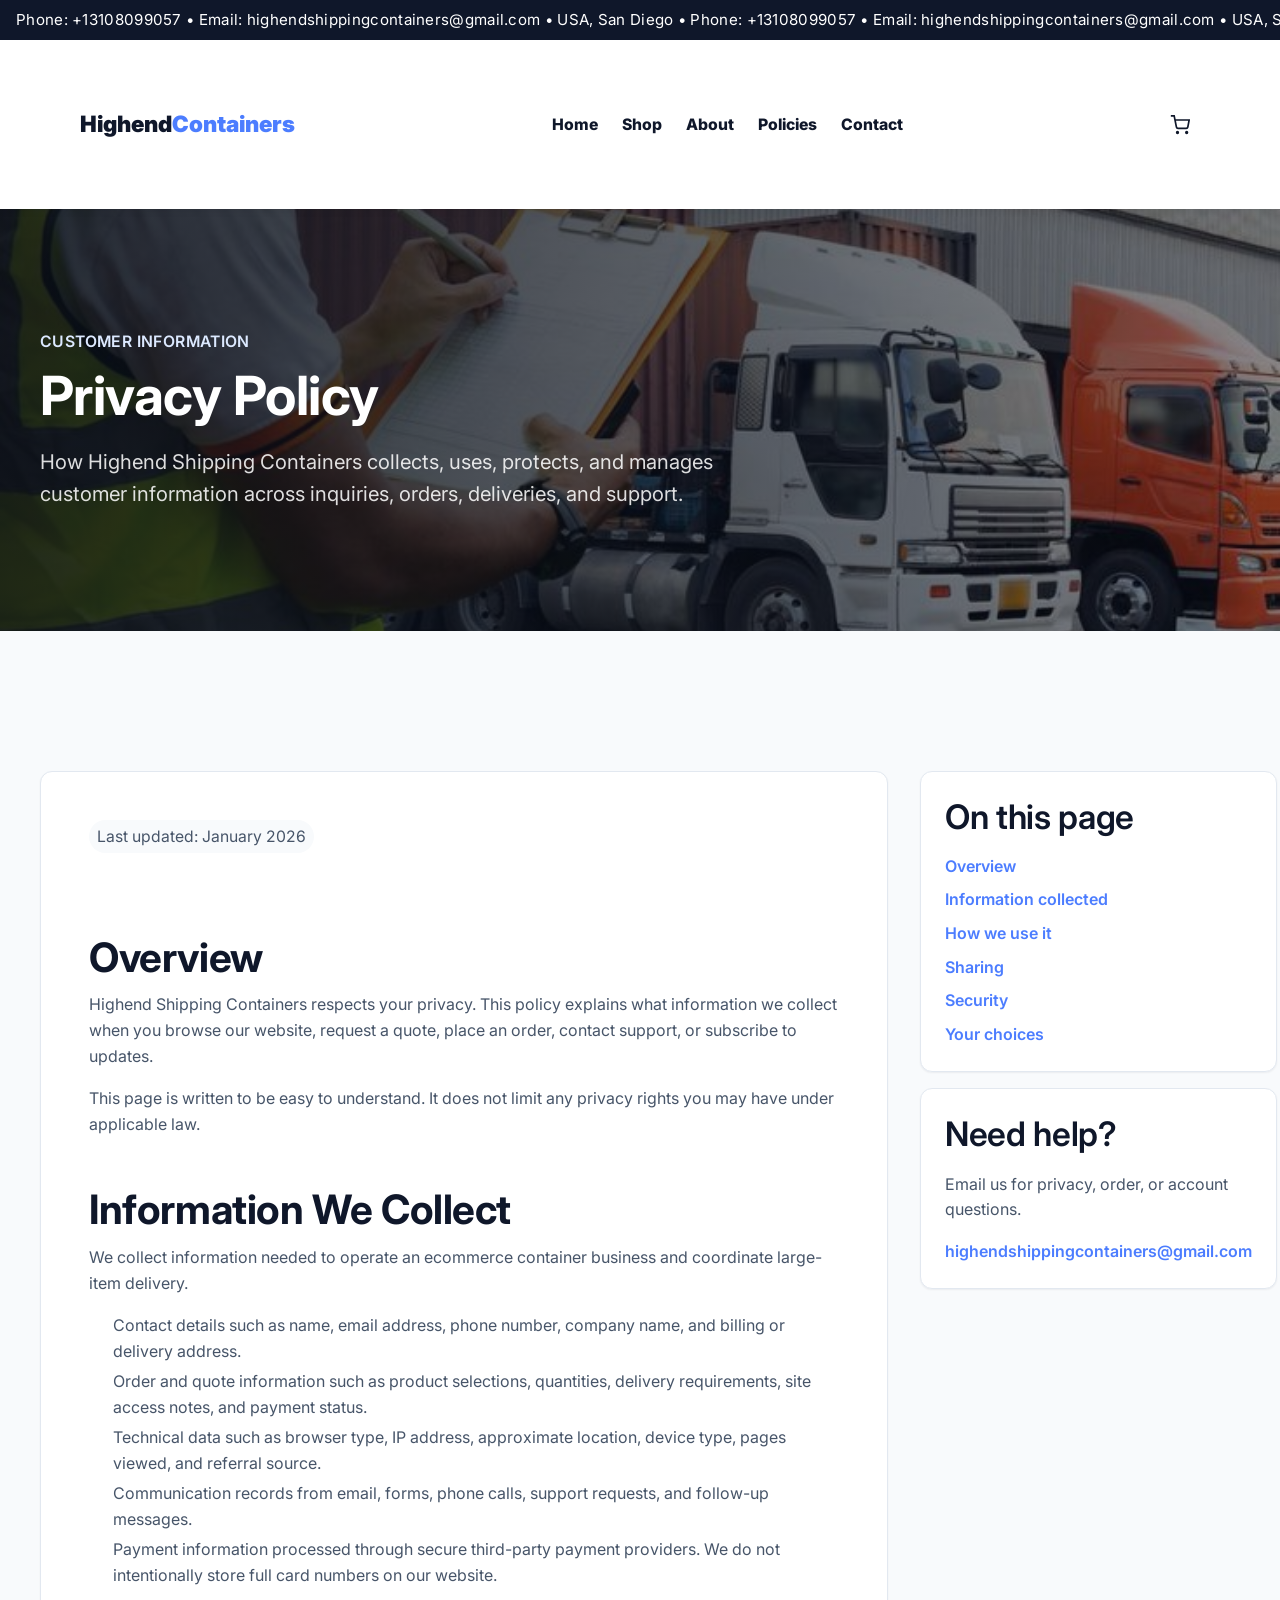
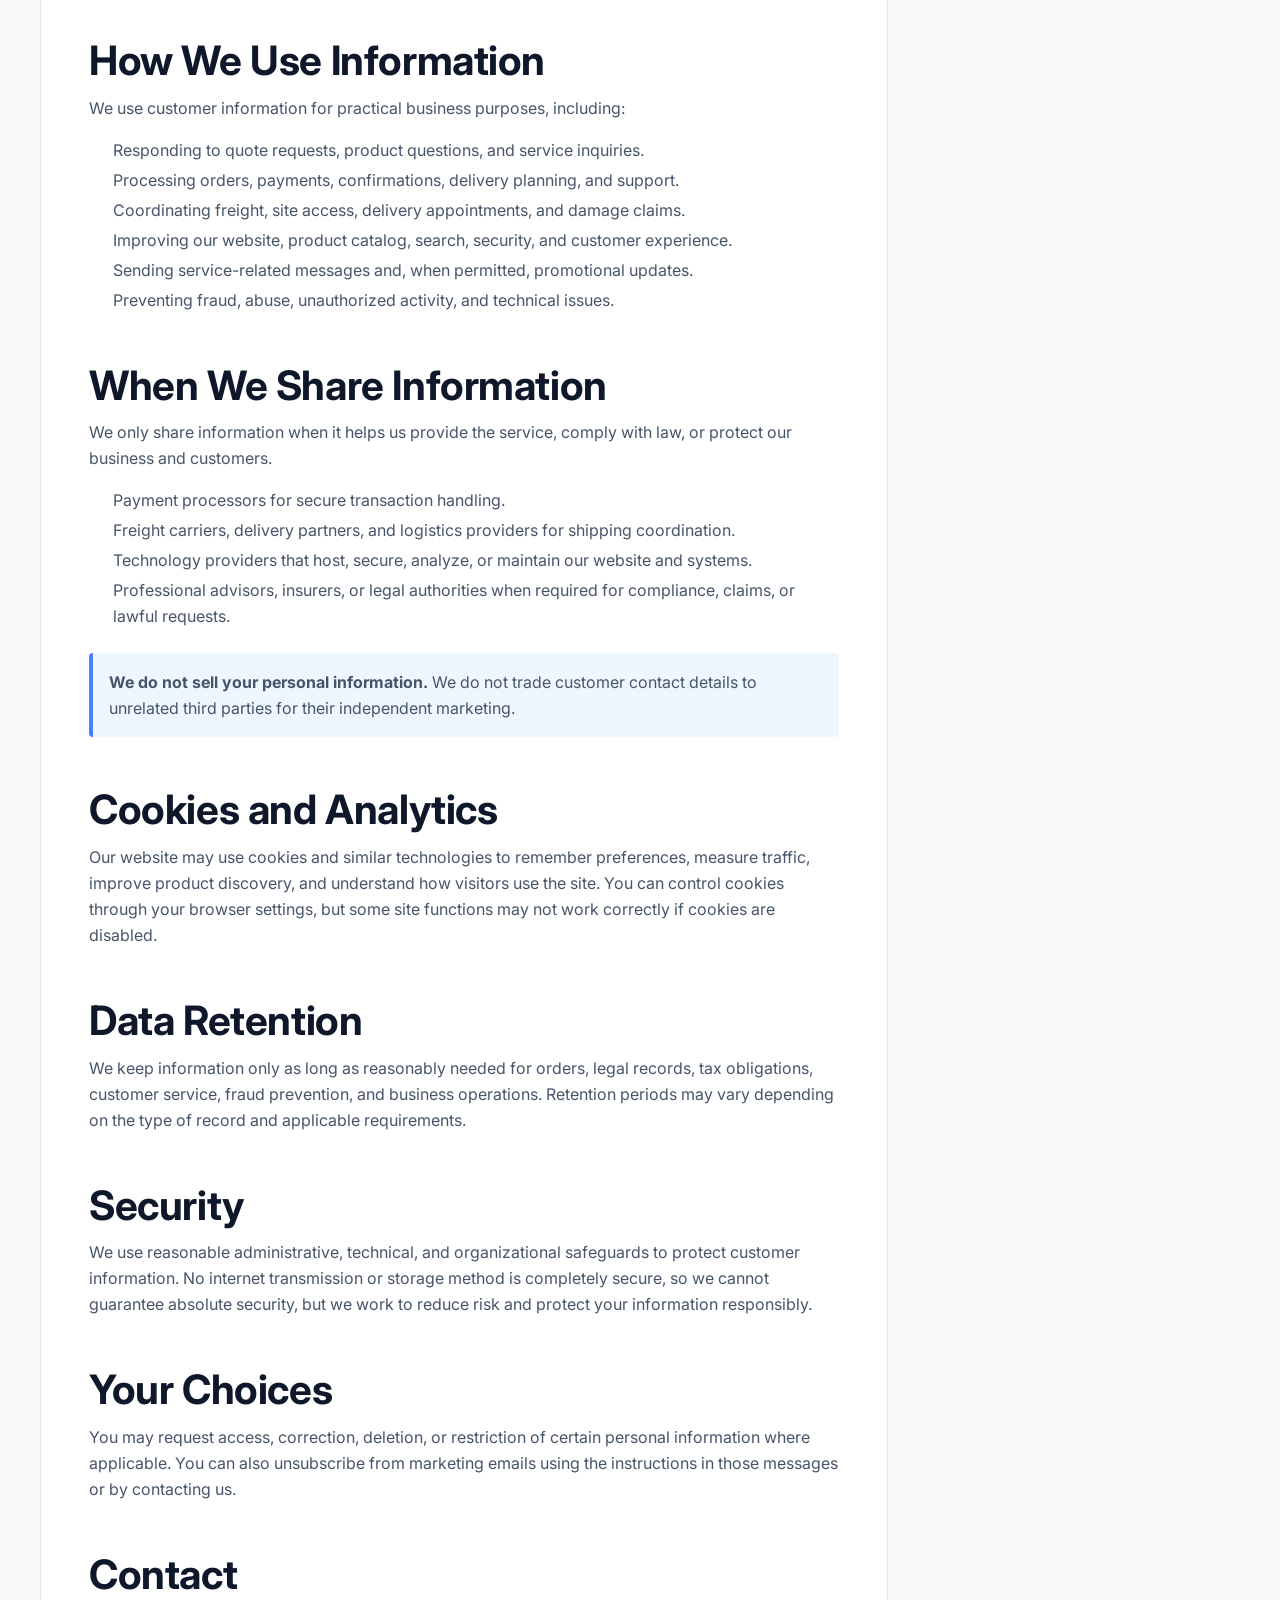
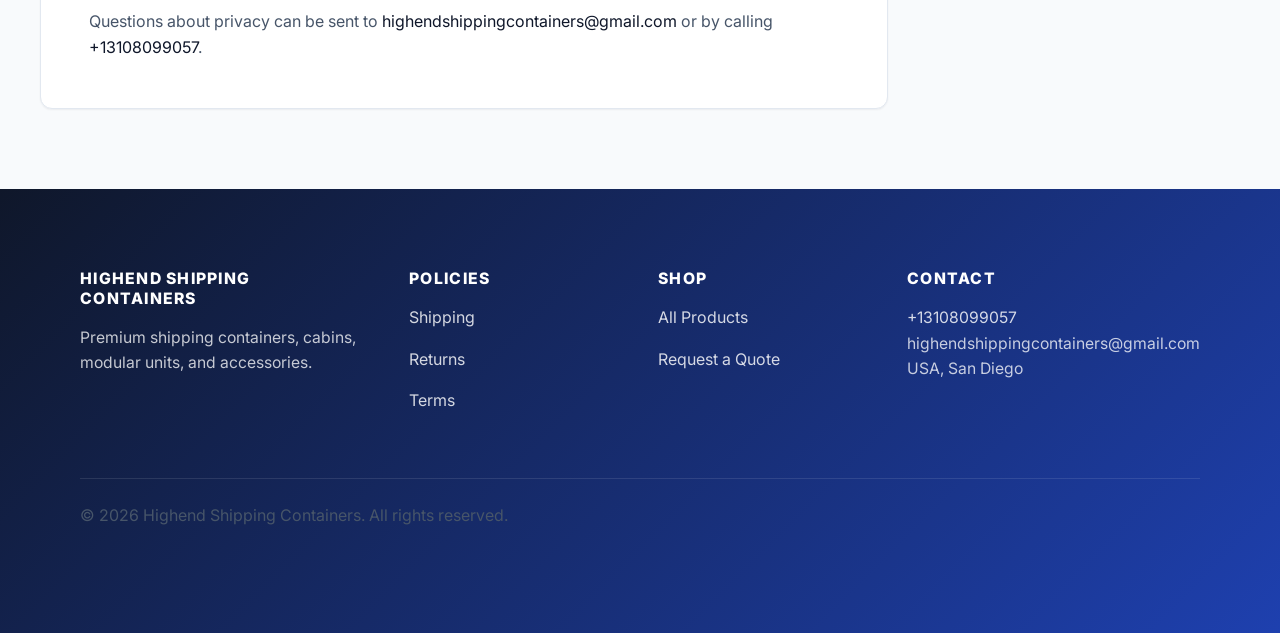
<file: policies/privacy.html>
<!DOCTYPE html>
<html lang="en">
<head>
  <meta charset="UTF-8">
  <meta name="viewport" content="width=device-width, initial-scale=1.0">
  <!-- Google Ads tag -->
  <script async src="https://www.googletagmanager.com/gtag/js?id=AW-18203554631"></script>
  <script>
    window.dataLayer = window.dataLayer || [];
    function gtag(){dataLayer.push(arguments);}
    gtag('js', new Date());
    gtag('config', 'AW-18203554631');
  </script>
  <title>Privacy Policy - Highend Shipping Containers</title>
  <link href="https://fonts.googleapis.com/css2?family=Playfair+Display:wght@400;500;600;700&family=Inter:wght@300;400;500;600;700&display=swap" rel="stylesheet">
  <link rel="stylesheet" href="../css/style.css">
</head>
<body class="policy-page">
  <header class="header">
    <div class="container">
      <div class="header__inner">
        <div class="header__logo">
          <a href="../" class="header__logo-link">
            <span class="header__logo-text">Highend<span>Containers</span></span>
          </a>
        </div>
        <nav class="header__nav">
          <ul class="nav-menu">
            <li class="nav-menu__item"><a href="../" class="nav-menu__link">Home</a></li>
            <li class="nav-menu__item"><a href="../shop.html" class="nav-menu__link">Shop</a></li>
            <li class="nav-menu__item"><a href="../about.html" class="nav-menu__link">About</a></li>
            <li class="nav-menu__item"><a href="../policies.html" class="nav-menu__link">Policies</a></li>
            <li class="nav-menu__item"><a href="../contact.html" class="nav-menu__link">Contact</a></li>
          </ul>
        </nav>
        <div class="header__actions">
          <a href="../cart.html" class="header__cart" aria-label="Cart">
            <svg viewBox="0 0 24 24" fill="none" stroke="currentColor" stroke-width="2"><circle cx="9" cy="21" r="1"></circle><circle cx="20" cy="21" r="1"></circle><path d="M1 1h4l2.68 13.39a2 2 0 0 0 2 1.61h9.72a2 2 0 0 0 2-1.61L23 6H6"></path></svg>
            <span class="header__cart-count" data-count="0">0</span>
          </a>
        </div>
      </div>
    </div>
  </header>
  <!-- IMAGES AUTO-INSERTED BY COPILOT FROM /IMAGES FOLDER -->
  <section class="policy-hero" style="background-image: url('../images/policiespage.jpg');">
    <div class="container policy-hero__content">
      <p class="policy-hero__eyebrow">Customer information</p>
      <h1 class="policy-hero__title">Privacy Policy</h1>
      <p class="policy-hero__text">How Highend Shipping Containers collects, uses, protects, and manages customer information across inquiries, orders, deliveries, and support.</p>
    </div>
  </section>

  <main class="container policy-layout">
    <article class="policy-card">
      <span class="policy-meta">Last updated: January 2026</span>

      <h2 id="overview">Overview</h2>
      <p>Highend Shipping Containers respects your privacy. This policy explains what information we collect when you browse our website, request a quote, place an order, contact support, or subscribe to updates.</p>
      <p>This page is written to be easy to understand. It does not limit any privacy rights you may have under applicable law.</p>

      <h2 id="information">Information We Collect</h2>
      <p>We collect information needed to operate an ecommerce container business and coordinate large-item delivery.</p>
      <ul>
        <li>Contact details such as name, email address, phone number, company name, and billing or delivery address.</li>
        <li>Order and quote information such as product selections, quantities, delivery requirements, site access notes, and payment status.</li>
        <li>Technical data such as browser type, IP address, approximate location, device type, pages viewed, and referral source.</li>
        <li>Communication records from email, forms, phone calls, support requests, and follow-up messages.</li>
        <li>Payment information processed through secure third-party payment providers. We do not intentionally store full card numbers on our website.</li>
      </ul>

      <h2 id="use">How We Use Information</h2>
      <p>We use customer information for practical business purposes, including:</p>
      <ul>
        <li>Responding to quote requests, product questions, and service inquiries.</li>
        <li>Processing orders, payments, confirmations, delivery planning, and support.</li>
        <li>Coordinating freight, site access, delivery appointments, and damage claims.</li>
        <li>Improving our website, product catalog, search, security, and customer experience.</li>
        <li>Sending service-related messages and, when permitted, promotional updates.</li>
        <li>Preventing fraud, abuse, unauthorized activity, and technical issues.</li>
      </ul>

      <h2 id="sharing">When We Share Information</h2>
      <p>We only share information when it helps us provide the service, comply with law, or protect our business and customers.</p>
      <ul>
        <li>Payment processors for secure transaction handling.</li>
        <li>Freight carriers, delivery partners, and logistics providers for shipping coordination.</li>
        <li>Technology providers that host, secure, analyze, or maintain our website and systems.</li>
        <li>Professional advisors, insurers, or legal authorities when required for compliance, claims, or lawful requests.</li>
      </ul>

      <div class="policy-highlight">
        <p><strong>We do not sell your personal information.</strong> We do not trade customer contact details to unrelated third parties for their independent marketing.</p>
      </div>

      <h2 id="cookies">Cookies and Analytics</h2>
      <p>Our website may use cookies and similar technologies to remember preferences, measure traffic, improve product discovery, and understand how visitors use the site. You can control cookies through your browser settings, but some site functions may not work correctly if cookies are disabled.</p>

      <h2 id="retention">Data Retention</h2>
      <p>We keep information only as long as reasonably needed for orders, legal records, tax obligations, customer service, fraud prevention, and business operations. Retention periods may vary depending on the type of record and applicable requirements.</p>

      <h2 id="security">Security</h2>
      <p>We use reasonable administrative, technical, and organizational safeguards to protect customer information. No internet transmission or storage method is completely secure, so we cannot guarantee absolute security, but we work to reduce risk and protect your information responsibly.</p>

      <h2 id="rights">Your Choices</h2>
      <p>You may request access, correction, deletion, or restriction of certain personal information where applicable. You can also unsubscribe from marketing emails using the instructions in those messages or by contacting us.</p>

      <h2 id="contact">Contact</h2>
      <p>Questions about privacy can be sent to <a href="mailto:highendshippingcontainers@gmail.com">highendshippingcontainers@gmail.com</a> or by calling <a href="tel:+13108099057">+13108099057</a>.</p>
    </article>

    <aside class="policy-sidebar">
      <div class="policy-summary">
        <h3>On this page</h3>
        <div class="policy-summary__list">
          <a href="#overview">Overview</a>
          <a href="#information">Information collected</a>
          <a href="#use">How we use it</a>
          <a href="#sharing">Sharing</a>
          <a href="#security">Security</a>
          <a href="#rights">Your choices</a>
        </div>
      </div>
      <div class="policy-contact-card">
        <h3>Need help?</h3>
        <p>Email us for privacy, order, or account questions.</p>
        <a href="mailto:highendshippingcontainers@gmail.com">highendshippingcontainers@gmail.com</a>
      </div>
    </aside>
  </main>

  <footer class="footer">
    <div class="container">
      <div class="footer__content">
        <div class="footer__section">
          <h4 class="footer__title">Highend Shipping Containers</h4>
          <p>Premium shipping containers, cabins, modular units, and accessories.</p>
        </div>
        <div class="footer__section">
          <h4 class="footer__title">Policies</h4>
          <ul class="footer__links">
            <li><a href="./shipping.html">Shipping</a></li>
            <li><a href="./returns.html">Returns</a></li>
            <li><a href="./terms.html">Terms</a></li>
          </ul>
        </div>
        <div class="footer__section">
          <h4 class="footer__title">Shop</h4>
          <ul class="footer__links">
            <li><a href="./shop.html">All Products</a></li>
            <li><a href="./contact.html">Request a Quote</a></li>
          </ul>
        </div>
        <div class="footer__section">
          <h4 class="footer__title">Contact</h4>
          <p><a href="tel:+13108099057">+13108099057</a><br>highendshippingcontainers@gmail.com<br>USA, San Diego</p>
        </div>
      </div>
      <div class="footer__bottom">
        <p>&copy; 2026 Highend Shipping Containers. All rights reserved.</p>
      </div>
    </div>
  </footer>
  <script src="../js/main.js"></script>
</body>
</html>
</file>
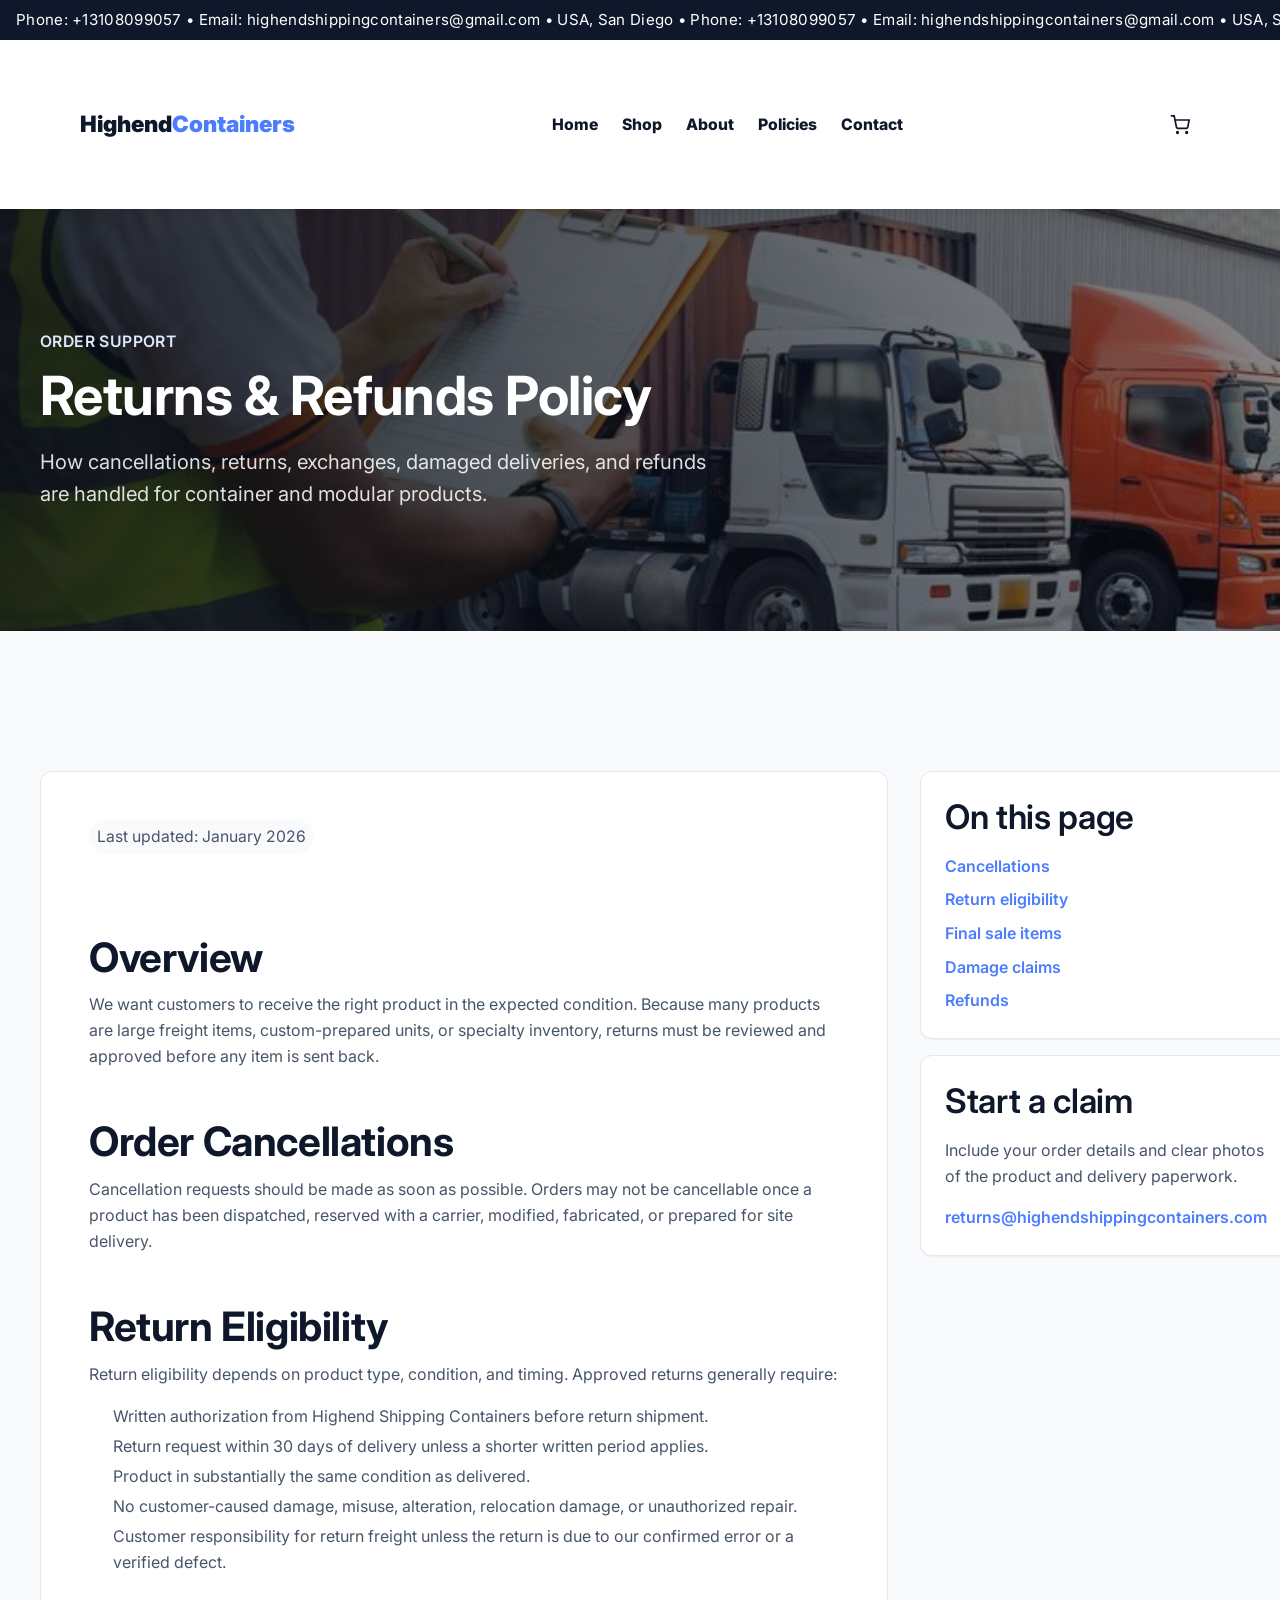
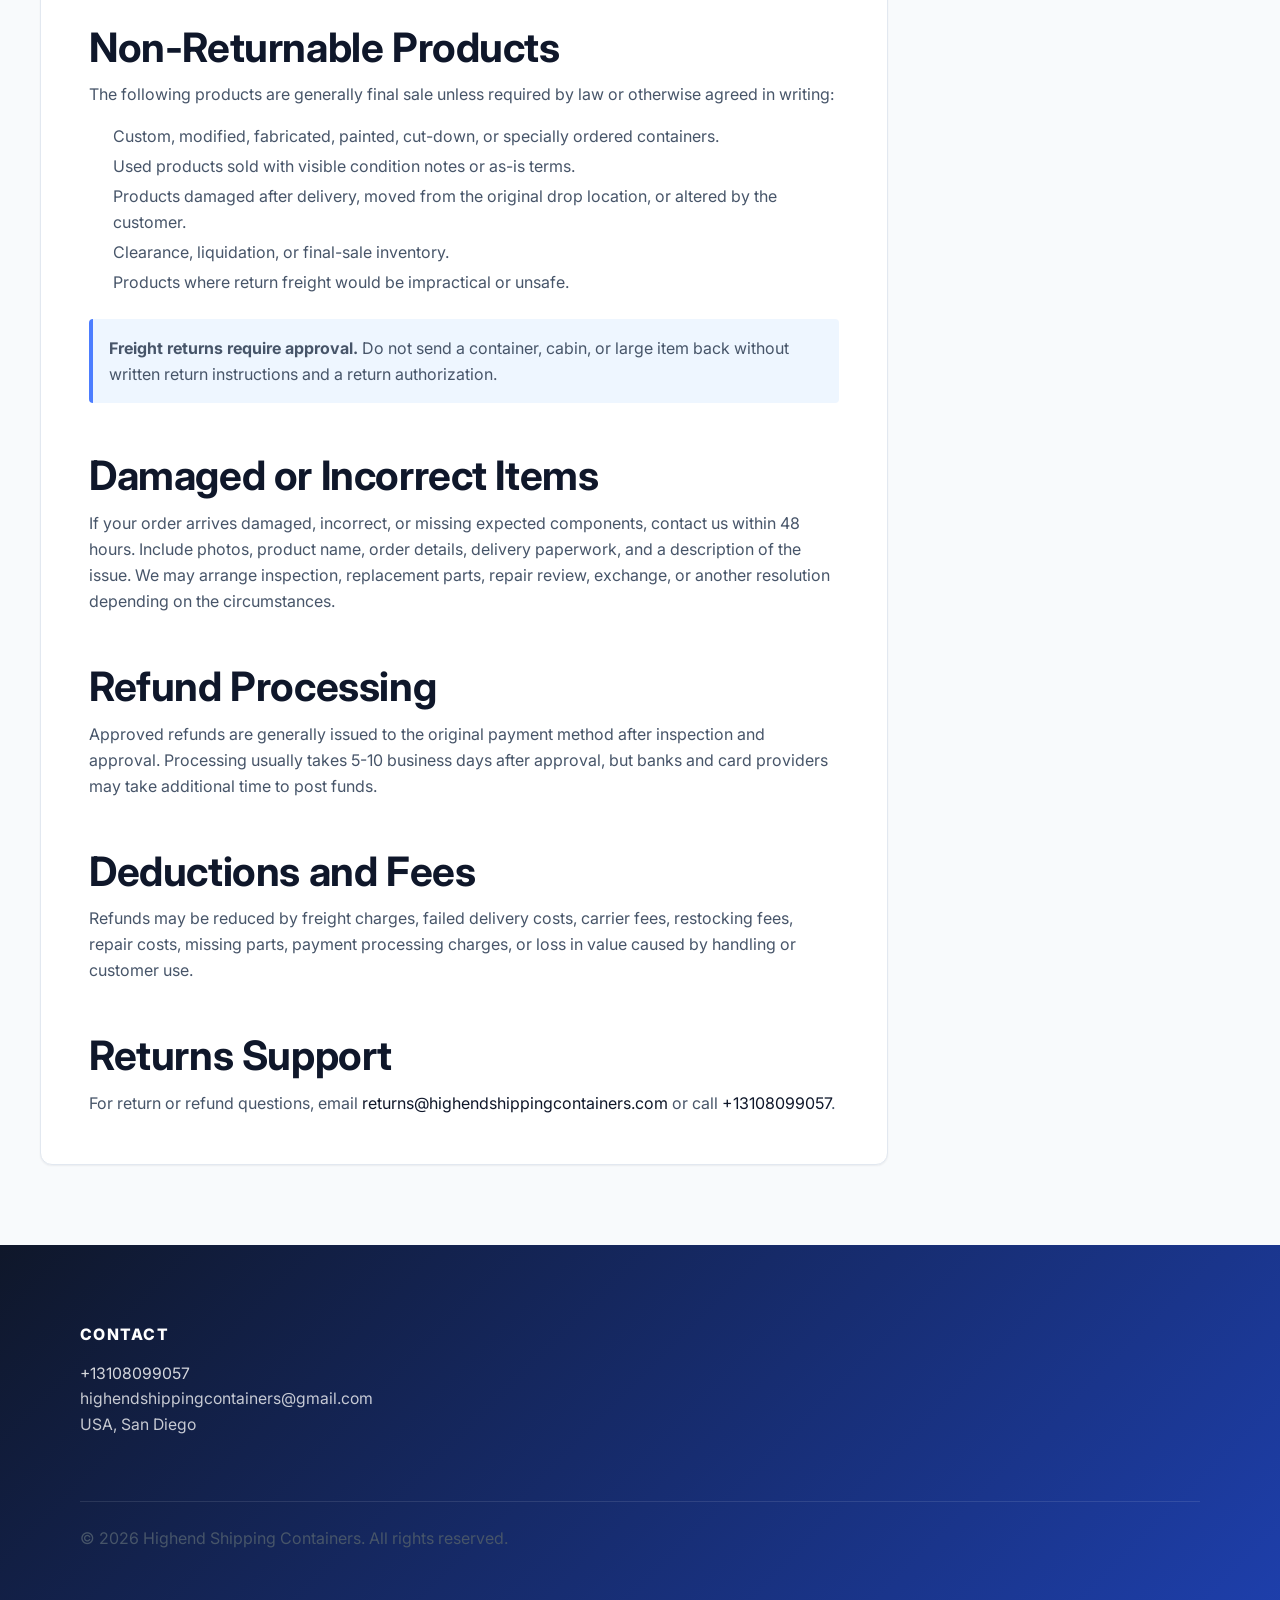
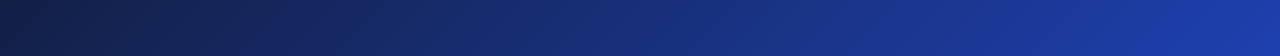
<file: policies/returns.html>
<!DOCTYPE html>
<html lang="en">
<head>
  <meta charset="UTF-8">
  <meta name="viewport" content="width=device-width, initial-scale=1.0">
  <!-- Google Ads tag -->
  <script async src="https://www.googletagmanager.com/gtag/js?id=AW-18203554631"></script>
  <script>
    window.dataLayer = window.dataLayer || [];
    function gtag(){dataLayer.push(arguments);}
    gtag('js', new Date());
    gtag('config', 'AW-18203554631');
  </script>
  <title>Returns & Refunds - Highend Shipping Containers</title>
  <link href="https://fonts.googleapis.com/css2?family=Playfair+Display:wght@400;500;600;700&family=Inter:wght@300;400;500;600;700&display=swap" rel="stylesheet">
  <link rel="stylesheet" href="../css/style.css">
</head>
<body class="policy-page">
  <header class="header">
    <div class="container">
      <div class="header__inner">
        <div class="header__logo">
          <a href="../" class="header__logo-link">
            <span class="header__logo-text">Highend<span>Containers</span></span>
          </a>
        </div>
        <nav class="header__nav">
          <ul class="nav-menu">
            <li class="nav-menu__item"><a href="../" class="nav-menu__link">Home</a></li>
            <li class="nav-menu__item"><a href="../shop.html" class="nav-menu__link">Shop</a></li>
            <li class="nav-menu__item"><a href="../about.html" class="nav-menu__link">About</a></li>
            <li class="nav-menu__item"><a href="../policies.html" class="nav-menu__link">Policies</a></li>
            <li class="nav-menu__item"><a href="../contact.html" class="nav-menu__link">Contact</a></li>
          </ul>
        </nav>
        <div class="header__actions">
          <a href="../cart.html" class="header__cart" aria-label="Cart">
            <svg viewBox="0 0 24 24" fill="none" stroke="currentColor" stroke-width="2"><circle cx="9" cy="21" r="1"></circle><circle cx="20" cy="21" r="1"></circle><path d="M1 1h4l2.68 13.39a2 2 0 0 0 2 1.61h9.72a2 2 0 0 0 2-1.61L23 6H6"></path></svg>
            <span class="header__cart-count" data-count="0">0</span>
          </a>
        </div>
      </div>
    </div>
  </header>
  <!-- IMAGES AUTO-INSERTED BY COPILOT FROM /IMAGES FOLDER -->
  <section class="policy-hero" style="background-image: url('../images/policiespage.jpg');">
    <div class="container policy-hero__content">
      <p class="policy-hero__eyebrow">Order support</p>
      <h1 class="policy-hero__title">Returns & Refunds Policy</h1>
      <p class="policy-hero__text">How cancellations, returns, exchanges, damaged deliveries, and refunds are handled for container and modular products.</p>
    </div>
  </section>

  <main class="container policy-layout">
    <article class="policy-card">
      <span class="policy-meta">Last updated: January 2026</span>

      <h2 id="overview">Overview</h2>
      <p>We want customers to receive the right product in the expected condition. Because many products are large freight items, custom-prepared units, or specialty inventory, returns must be reviewed and approved before any item is sent back.</p>

      <h2 id="cancellations">Order Cancellations</h2>
      <p>Cancellation requests should be made as soon as possible. Orders may not be cancellable once a product has been dispatched, reserved with a carrier, modified, fabricated, or prepared for site delivery.</p>

      <h2 id="returns">Return Eligibility</h2>
      <p>Return eligibility depends on product type, condition, and timing. Approved returns generally require:</p>
      <ul>
        <li>Written authorization from Highend Shipping Containers before return shipment.</li>
        <li>Return request within 30 days of delivery unless a shorter written period applies.</li>
        <li>Product in substantially the same condition as delivered.</li>
        <li>No customer-caused damage, misuse, alteration, relocation damage, or unauthorized repair.</li>
        <li>Customer responsibility for return freight unless the return is due to our confirmed error or a verified defect.</li>
      </ul>

      <h2 id="nonreturnable">Non-Returnable Products</h2>
      <p>The following products are generally final sale unless required by law or otherwise agreed in writing:</p>
      <ul>
        <li>Custom, modified, fabricated, painted, cut-down, or specially ordered containers.</li>
        <li>Used products sold with visible condition notes or as-is terms.</li>
        <li>Products damaged after delivery, moved from the original drop location, or altered by the customer.</li>
        <li>Clearance, liquidation, or final-sale inventory.</li>
        <li>Products where return freight would be impractical or unsafe.</li>
      </ul>

      <div class="policy-highlight">
        <p><strong>Freight returns require approval.</strong> Do not send a container, cabin, or large item back without written return instructions and a return authorization.</p>
      </div>

      <h2 id="damage">Damaged or Incorrect Items</h2>
      <p>If your order arrives damaged, incorrect, or missing expected components, contact us within 48 hours. Include photos, product name, order details, delivery paperwork, and a description of the issue. We may arrange inspection, replacement parts, repair review, exchange, or another resolution depending on the circumstances.</p>

      <h2 id="refunds">Refund Processing</h2>
      <p>Approved refunds are generally issued to the original payment method after inspection and approval. Processing usually takes 5-10 business days after approval, but banks and card providers may take additional time to post funds.</p>

      <h2 id="fees">Deductions and Fees</h2>
      <p>Refunds may be reduced by freight charges, failed delivery costs, carrier fees, restocking fees, repair costs, missing parts, payment processing charges, or loss in value caused by handling or customer use.</p>

      <h2 id="contact">Returns Support</h2>
      <p>For return or refund questions, email <a href="mailto:returns@highendshippingcontainers.com">returns@highendshippingcontainers.com</a> or call <a href="tel:+13108099057">+13108099057</a>.</p>
    </article>

    <aside class="policy-sidebar">
      <div class="policy-summary">
        <h3>On this page</h3>
        <div class="policy-summary__list">
          <a href="#cancellations">Cancellations</a>
          <a href="#returns">Return eligibility</a>
          <a href="#nonreturnable">Final sale items</a>
          <a href="#damage">Damage claims</a>
          <a href="#refunds">Refunds</a>
        </div>
      </div>
      <div class="policy-contact-card">
        <h3>Start a claim</h3>
        <p>Include your order details and clear photos of the product and delivery paperwork.</p>
        <a href="mailto:returns@highendshippingcontainers.com">returns@highendshippingcontainers.com</a>
      </div>
    </aside>
  </main>

  <footer class="footer">
    <div class="container">
      <div class="footer__content">
        <div class="footer__section">
          <h4 class="footer__title">Contact</h4>
          <p><a href="tel:+13108099057">+13108099057</a><br>highendshippingcontainers@gmail.com<br>USA, San Diego</p>
        </div>
      </div>
      <div class="footer__bottom">
        <p>&copy; 2026 Highend Shipping Containers. All rights reserved.</p>
      </div>
    </div>
  </footer>
  <script src="../js/main.js"></script>
</body>
</html>
</file>
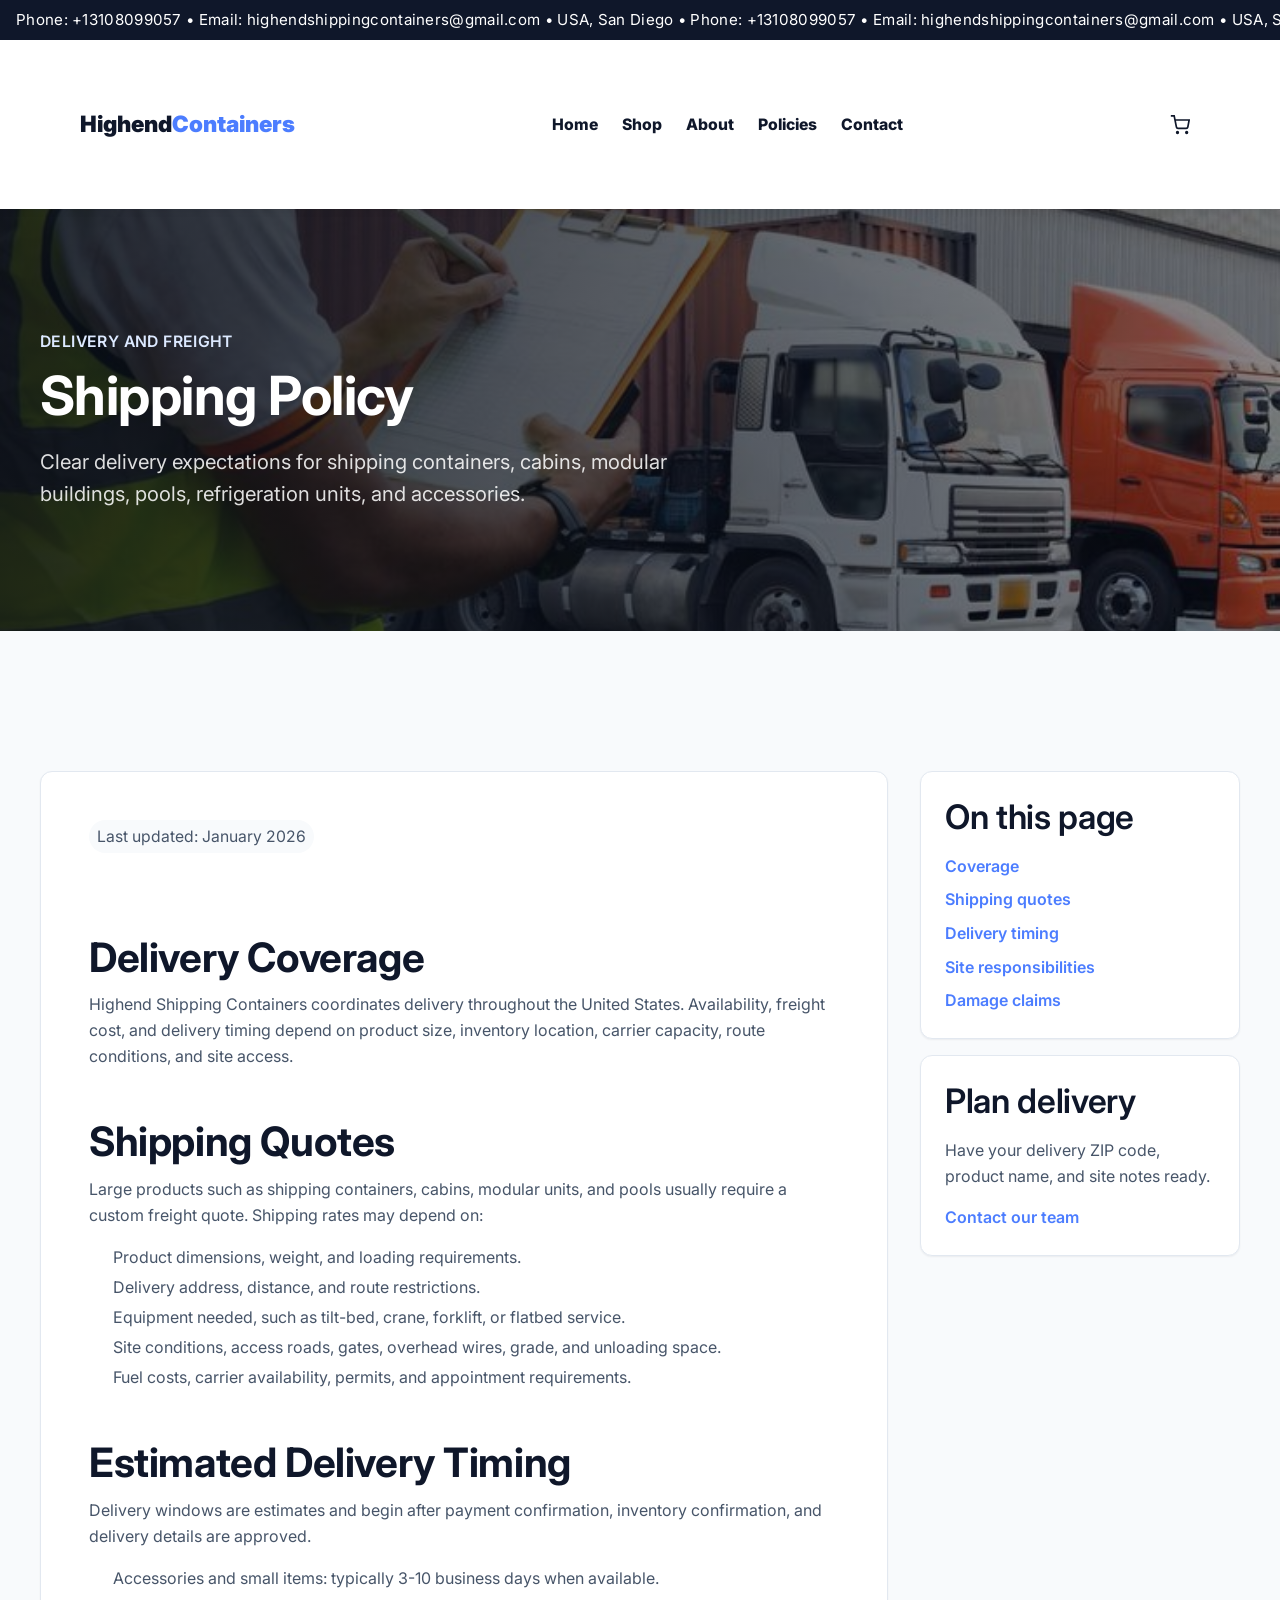
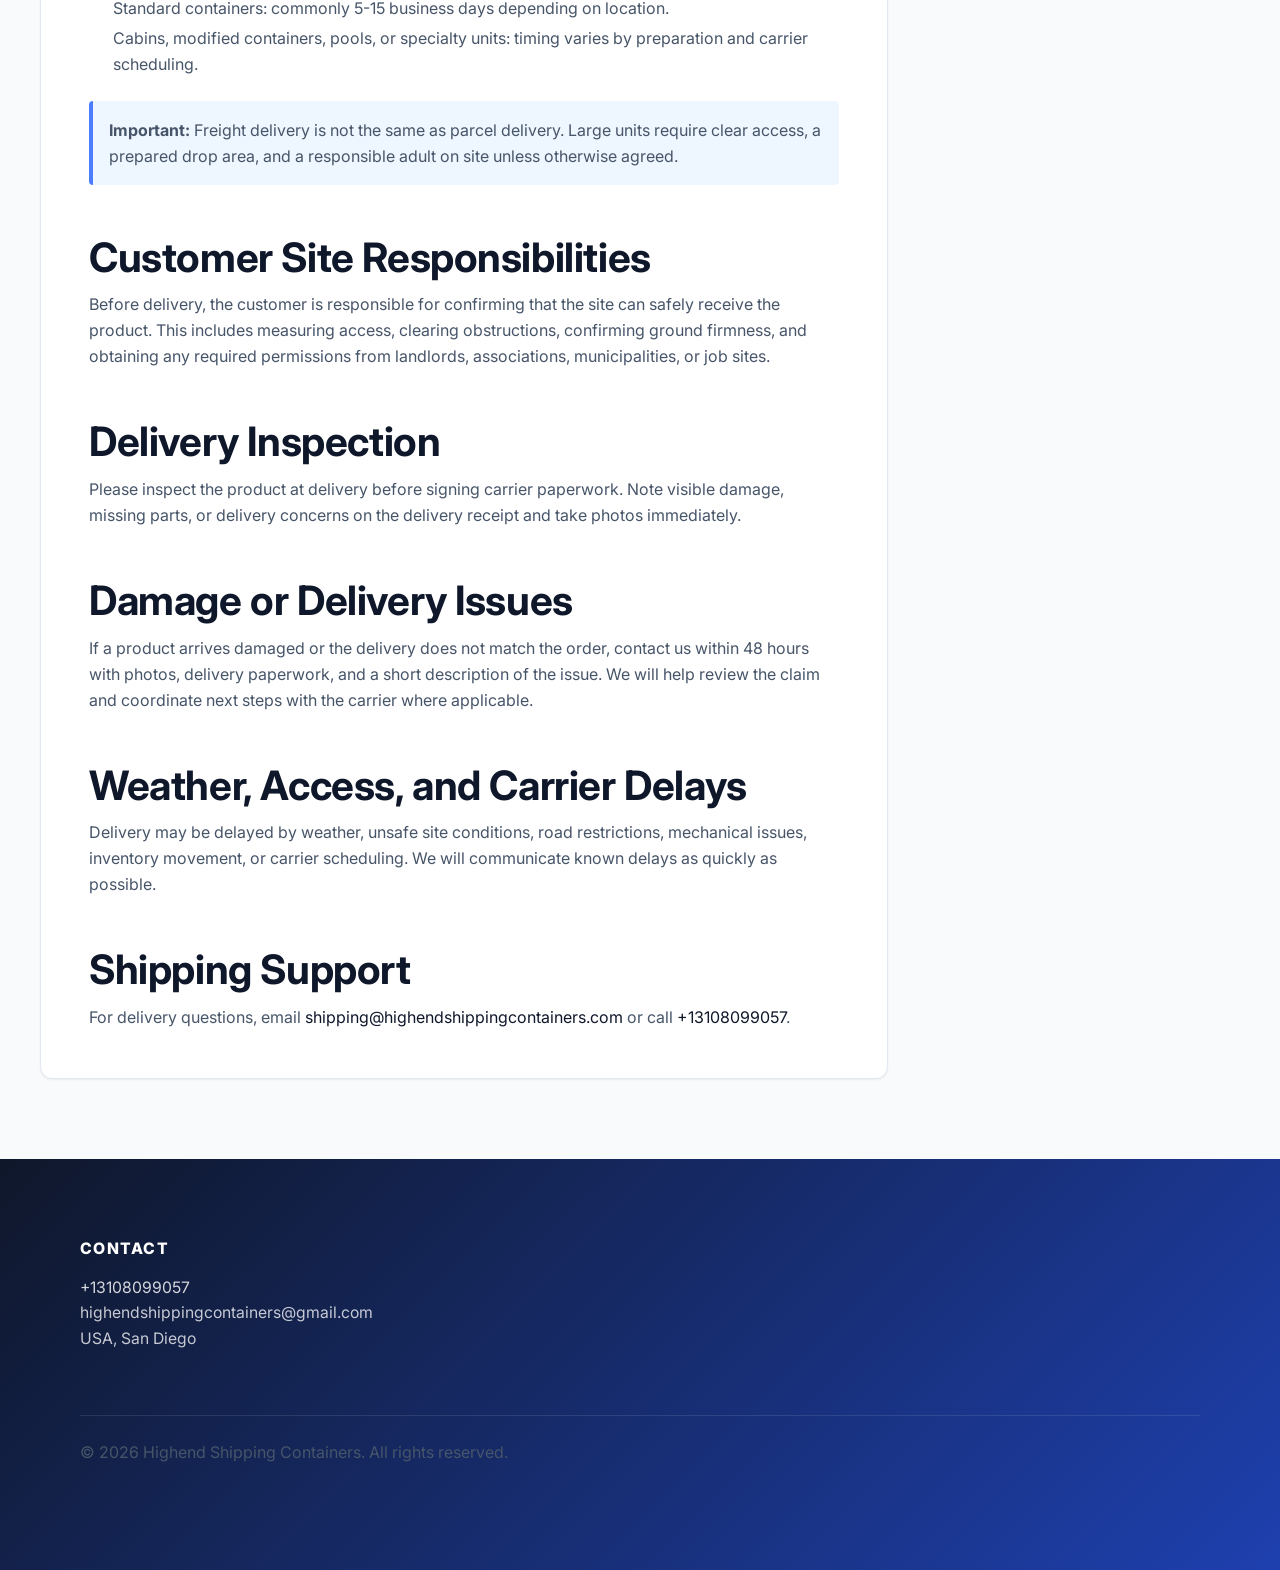
<file: policies/shipping.html>
<!DOCTYPE html>
<html lang="en">
<head>
  <meta charset="UTF-8">
  <meta name="viewport" content="width=device-width, initial-scale=1.0">
  <!-- Google Ads tag -->
  <script async src="https://www.googletagmanager.com/gtag/js?id=AW-18203554631"></script>
  <script>
    window.dataLayer = window.dataLayer || [];
    function gtag(){dataLayer.push(arguments);}
    gtag('js', new Date());
    gtag('config', 'AW-18203554631');
  </script>
  <title>Shipping Policy - Highend Shipping Containers</title>
  <link href="https://fonts.googleapis.com/css2?family=Playfair+Display:wght@400;500;600;700&family=Inter:wght@300;400;500;600;700&display=swap" rel="stylesheet">
  <link rel="stylesheet" href="../css/style.css">
</head>
<body class="policy-page">
  <header class="header">
    <div class="container">
      <div class="header__inner">
        <div class="header__logo">
          <a href="../" class="header__logo-link">
            <span class="header__logo-text">Highend<span>Containers</span></span>
          </a>
        </div>
        <nav class="header__nav">
          <ul class="nav-menu">
            <li class="nav-menu__item"><a href="../" class="nav-menu__link">Home</a></li>
            <li class="nav-menu__item"><a href="../shop.html" class="nav-menu__link">Shop</a></li>
            <li class="nav-menu__item"><a href="../about.html" class="nav-menu__link">About</a></li>
            <li class="nav-menu__item"><a href="../policies.html" class="nav-menu__link">Policies</a></li>
            <li class="nav-menu__item"><a href="../contact.html" class="nav-menu__link">Contact</a></li>
          </ul>
        </nav>
        <div class="header__actions">
          <a href="../cart.html" class="header__cart" aria-label="Cart">
            <svg viewBox="0 0 24 24" fill="none" stroke="currentColor" stroke-width="2"><circle cx="9" cy="21" r="1"></circle><circle cx="20" cy="21" r="1"></circle><path d="M1 1h4l2.68 13.39a2 2 0 0 0 2 1.61h9.72a2 2 0 0 0 2-1.61L23 6H6"></path></svg>
            <span class="header__cart-count" data-count="0">0</span>
          </a>
        </div>
      </div>
    </div>
  </header>
  <!-- IMAGES AUTO-INSERTED BY COPILOT FROM /IMAGES FOLDER -->
  <section class="policy-hero" style="background-image: url('../images/policiespage.jpg');">
    <div class="container policy-hero__content">
      <p class="policy-hero__eyebrow">Delivery and freight</p>
      <h1 class="policy-hero__title">Shipping Policy</h1>
      <p class="policy-hero__text">Clear delivery expectations for shipping containers, cabins, modular buildings, pools, refrigeration units, and accessories.</p>
    </div>
  </section>

  <main class="container policy-layout">
    <article class="policy-card">
      <span class="policy-meta">Last updated: January 2026</span>

      <h2 id="coverage">Delivery Coverage</h2>
      <p>Highend Shipping Containers coordinates delivery throughout the United States. Availability, freight cost, and delivery timing depend on product size, inventory location, carrier capacity, route conditions, and site access.</p>

      <h2 id="quotes">Shipping Quotes</h2>
      <p>Large products such as shipping containers, cabins, modular units, and pools usually require a custom freight quote. Shipping rates may depend on:</p>
      <ul>
        <li>Product dimensions, weight, and loading requirements.</li>
        <li>Delivery address, distance, and route restrictions.</li>
        <li>Equipment needed, such as tilt-bed, crane, forklift, or flatbed service.</li>
        <li>Site conditions, access roads, gates, overhead wires, grade, and unloading space.</li>
        <li>Fuel costs, carrier availability, permits, and appointment requirements.</li>
      </ul>

      <h2 id="timing">Estimated Delivery Timing</h2>
      <p>Delivery windows are estimates and begin after payment confirmation, inventory confirmation, and delivery details are approved.</p>
      <ul>
        <li>Accessories and small items: typically 3-10 business days when available.</li>
        <li>Standard containers: commonly 5-15 business days depending on location.</li>
        <li>Cabins, modified containers, pools, or specialty units: timing varies by preparation and carrier scheduling.</li>
      </ul>

      <div class="policy-highlight">
        <p><strong>Important:</strong> Freight delivery is not the same as parcel delivery. Large units require clear access, a prepared drop area, and a responsible adult on site unless otherwise agreed.</p>
      </div>

      <h2 id="site">Customer Site Responsibilities</h2>
      <p>Before delivery, the customer is responsible for confirming that the site can safely receive the product. This includes measuring access, clearing obstructions, confirming ground firmness, and obtaining any required permissions from landlords, associations, municipalities, or job sites.</p>

      <h2 id="inspection">Delivery Inspection</h2>
      <p>Please inspect the product at delivery before signing carrier paperwork. Note visible damage, missing parts, or delivery concerns on the delivery receipt and take photos immediately.</p>

      <h2 id="damage">Damage or Delivery Issues</h2>
      <p>If a product arrives damaged or the delivery does not match the order, contact us within 48 hours with photos, delivery paperwork, and a short description of the issue. We will help review the claim and coordinate next steps with the carrier where applicable.</p>

      <h2 id="delays">Weather, Access, and Carrier Delays</h2>
      <p>Delivery may be delayed by weather, unsafe site conditions, road restrictions, mechanical issues, inventory movement, or carrier scheduling. We will communicate known delays as quickly as possible.</p>

      <h2 id="contact">Shipping Support</h2>
      <p>For delivery questions, email <a href="mailto:shipping@highendshippingcontainers.com">shipping@highendshippingcontainers.com</a> or call <a href="tel:+13108099057">+13108099057</a>.</p>
    </article>

    <aside class="policy-sidebar">
      <div class="policy-summary">
        <h3>On this page</h3>
        <div class="policy-summary__list">
          <a href="#coverage">Coverage</a>
          <a href="#quotes">Shipping quotes</a>
          <a href="#timing">Delivery timing</a>
          <a href="#site">Site responsibilities</a>
          <a href="#damage">Damage claims</a>
        </div>
      </div>
      <div class="policy-contact-card">
        <h3>Plan delivery</h3>
        <p>Have your delivery ZIP code, product name, and site notes ready.</p>
        <a href="./contact.html">Contact our team</a>
      </div>
    </aside>
  </main>

  <footer class="footer">
    <div class="container">
      <div class="footer__content">
        <div class="footer__section">
          <h4 class="footer__title">Contact</h4>
          <p><a href="tel:+13108099057">+13108099057</a><br>highendshippingcontainers@gmail.com<br>USA, San Diego</p>
        </div>
      </div>
      <div class="footer__bottom">
        <p>&copy; 2026 Highend Shipping Containers. All rights reserved.</p>
      </div>
    </div>
  </footer>
  <script src="../js/main.js"></script>
</body>
</html>
</file>
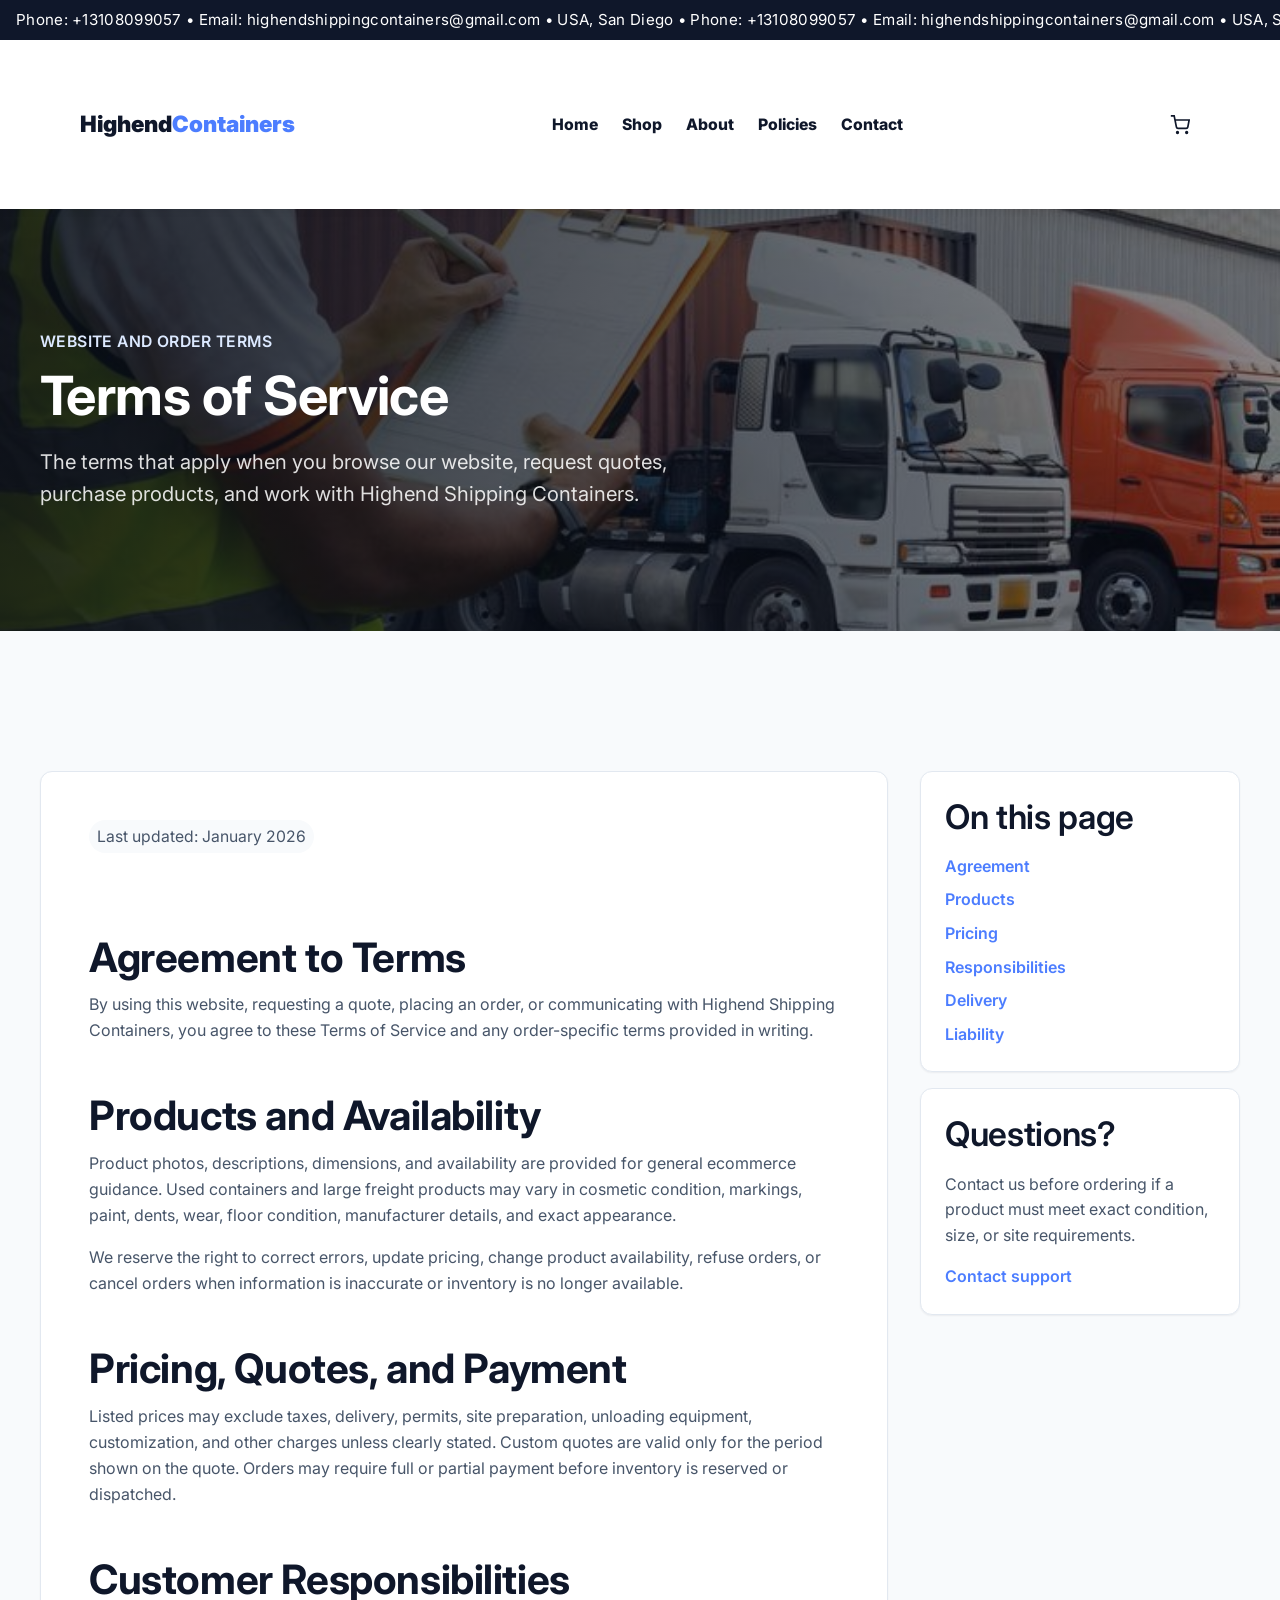
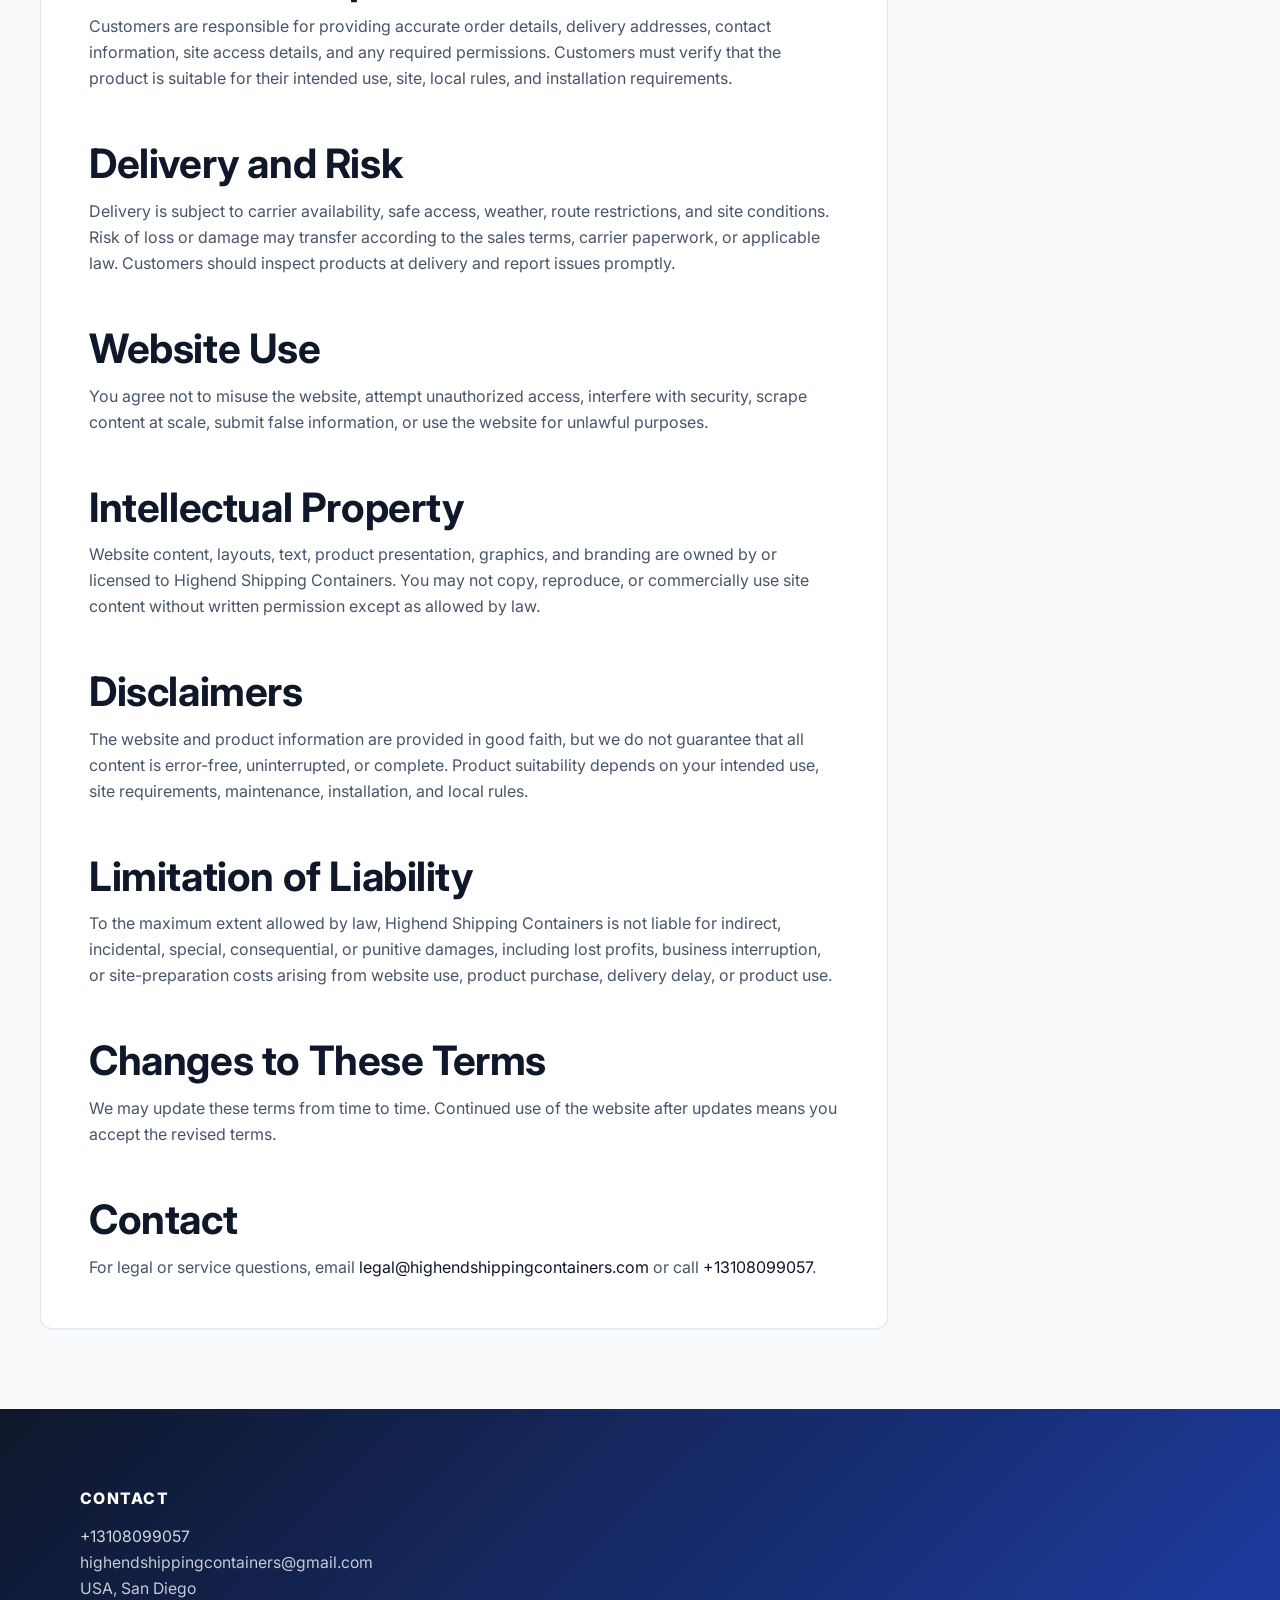
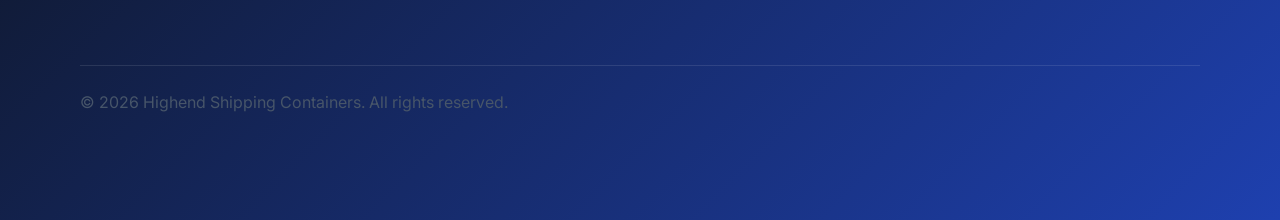
<file: policies/terms.html>
<!DOCTYPE html>
<html lang="en">
<head>
  <meta charset="UTF-8">
  <meta name="viewport" content="width=device-width, initial-scale=1.0">
  <!-- Google Ads tag -->
  <script async src="https://www.googletagmanager.com/gtag/js?id=AW-18203554631"></script>
  <script>
    window.dataLayer = window.dataLayer || [];
    function gtag(){dataLayer.push(arguments);}
    gtag('js', new Date());
    gtag('config', 'AW-18203554631');
  </script>
  <title>Terms of Service - Highend Shipping Containers</title>
  <link href="https://fonts.googleapis.com/css2?family=Playfair+Display:wght@400;500;600;700&family=Inter:wght@300;400;500;600;700&display=swap" rel="stylesheet">
  <link rel="stylesheet" href="../css/style.css">
</head>
<body class="policy-page">
  <header class="header">
    <div class="container">
      <div class="header__inner">
        <div class="header__logo">
          <a href="../" class="header__logo-link">
            <span class="header__logo-text">Highend<span>Containers</span></span>
          </a>
        </div>
        <nav class="header__nav">
          <ul class="nav-menu">
            <li class="nav-menu__item"><a href="../" class="nav-menu__link">Home</a></li>
            <li class="nav-menu__item"><a href="../shop.html" class="nav-menu__link">Shop</a></li>
            <li class="nav-menu__item"><a href="../about.html" class="nav-menu__link">About</a></li>
            <li class="nav-menu__item"><a href="../policies.html" class="nav-menu__link">Policies</a></li>
            <li class="nav-menu__item"><a href="../contact.html" class="nav-menu__link">Contact</a></li>
          </ul>
        </nav>
        <div class="header__actions">
          <a href="../cart.html" class="header__cart" aria-label="Cart">
            <svg viewBox="0 0 24 24" fill="none" stroke="currentColor" stroke-width="2"><circle cx="9" cy="21" r="1"></circle><circle cx="20" cy="21" r="1"></circle><path d="M1 1h4l2.68 13.39a2 2 0 0 0 2 1.61h9.72a2 2 0 0 0 2-1.61L23 6H6"></path></svg>
            <span class="header__cart-count" data-count="0">0</span>
          </a>
        </div>
      </div>
    </div>
  </header>
  <!-- IMAGES AUTO-INSERTED BY COPILOT FROM /IMAGES FOLDER -->
  <section class="policy-hero" style="background-image: url('../images/policiespage.jpg');">
    <div class="container policy-hero__content">
      <p class="policy-hero__eyebrow">Website and order terms</p>
      <h1 class="policy-hero__title">Terms of Service</h1>
      <p class="policy-hero__text">The terms that apply when you browse our website, request quotes, purchase products, and work with Highend Shipping Containers.</p>
    </div>
  </section>

  <main class="container policy-layout">
    <article class="policy-card">
      <span class="policy-meta">Last updated: January 2026</span>

      <h2 id="agreement">Agreement to Terms</h2>
      <p>By using this website, requesting a quote, placing an order, or communicating with Highend Shipping Containers, you agree to these Terms of Service and any order-specific terms provided in writing.</p>

      <h2 id="products">Products and Availability</h2>
      <p>Product photos, descriptions, dimensions, and availability are provided for general ecommerce guidance. Used containers and large freight products may vary in cosmetic condition, markings, paint, dents, wear, floor condition, manufacturer details, and exact appearance.</p>
      <p>We reserve the right to correct errors, update pricing, change product availability, refuse orders, or cancel orders when information is inaccurate or inventory is no longer available.</p>

      <h2 id="pricing">Pricing, Quotes, and Payment</h2>
      <p>Listed prices may exclude taxes, delivery, permits, site preparation, unloading equipment, customization, and other charges unless clearly stated. Custom quotes are valid only for the period shown on the quote. Orders may require full or partial payment before inventory is reserved or dispatched.</p>

      <h2 id="customer">Customer Responsibilities</h2>
      <p>Customers are responsible for providing accurate order details, delivery addresses, contact information, site access details, and any required permissions. Customers must verify that the product is suitable for their intended use, site, local rules, and installation requirements.</p>

      <h2 id="delivery">Delivery and Risk</h2>
      <p>Delivery is subject to carrier availability, safe access, weather, route restrictions, and site conditions. Risk of loss or damage may transfer according to the sales terms, carrier paperwork, or applicable law. Customers should inspect products at delivery and report issues promptly.</p>

      <h2 id="acceptable">Website Use</h2>
      <p>You agree not to misuse the website, attempt unauthorized access, interfere with security, scrape content at scale, submit false information, or use the website for unlawful purposes.</p>

      <h2 id="intellectual">Intellectual Property</h2>
      <p>Website content, layouts, text, product presentation, graphics, and branding are owned by or licensed to Highend Shipping Containers. You may not copy, reproduce, or commercially use site content without written permission except as allowed by law.</p>

      <h2 id="warranty">Disclaimers</h2>
      <p>The website and product information are provided in good faith, but we do not guarantee that all content is error-free, uninterrupted, or complete. Product suitability depends on your intended use, site requirements, maintenance, installation, and local rules.</p>

      <h2 id="liability">Limitation of Liability</h2>
      <p>To the maximum extent allowed by law, Highend Shipping Containers is not liable for indirect, incidental, special, consequential, or punitive damages, including lost profits, business interruption, or site-preparation costs arising from website use, product purchase, delivery delay, or product use.</p>

      <h2 id="changes">Changes to These Terms</h2>
      <p>We may update these terms from time to time. Continued use of the website after updates means you accept the revised terms.</p>

      <h2 id="contact">Contact</h2>
      <p>For legal or service questions, email <a href="mailto:legal@highendshippingcontainers.com">legal@highendshippingcontainers.com</a> or call <a href="tel:+13108099057">+13108099057</a>.</p>
    </article>

    <aside class="policy-sidebar">
      <div class="policy-summary">
        <h3>On this page</h3>
        <div class="policy-summary__list">
          <a href="#agreement">Agreement</a>
          <a href="#products">Products</a>
          <a href="#pricing">Pricing</a>
          <a href="#customer">Responsibilities</a>
          <a href="#delivery">Delivery</a>
          <a href="#liability">Liability</a>
        </div>
      </div>
      <div class="policy-contact-card">
        <h3>Questions?</h3>
        <p>Contact us before ordering if a product must meet exact condition, size, or site requirements.</p>
        <a href="./contact.html">Contact support</a>
      </div>
    </aside>
  </main>

  <footer class="footer">
    <div class="container">
      <div class="footer__content">
        <div class="footer__section">
          <h4 class="footer__title">Contact</h4>
          <p><a href="tel:+13108099057">+13108099057</a><br>highendshippingcontainers@gmail.com<br>USA, San Diego</p>
        </div>
      </div>
      <div class="footer__bottom">
        <p>&copy; 2026 Highend Shipping Containers. All rights reserved.</p>
      </div>
    </div>
  </footer>
  <script src="../js/main.js"></script>
</body>
</html>
</file>
<file: css/style.css>
/* ============================================
   Main Stylesheet
   Highend Shipping Containers
   ============================================ */

/* Import all CSS files */
@import url('variables.css');
@import url('reset.css');

/* Components */
@import url('components/topbar.css');
@import url('components/navbar.css');
@import url('components/hero.css');
@import url('components/product-card.css');
@import url('components/product-grid.css');
@import url('components/sidebar.css');
@import url('components/footer.css');
@import url('components/buttons.css');
@import url('components/forms.css');
@import url('components/cart.css');
@import url('components/mobile-fixes.css');

:root {
  --body-font-size-mobile: 16px;
  --body-font-size-desktop: 18px;
}

html {
  font-size: var(--body-font-size-mobile);
  scroll-behavior: smooth;
  min-height: 100%;
  overflow-x: hidden;
  overflow-y: auto;
  touch-action: pan-y;
  -webkit-overflow-scrolling: touch;
}

body {
  font-family: var(--font-body);
  font-size: var(--body-font-size-mobile);
  line-height: 1.6;
  color: var(--color-dark);
  background-color: var(--color-white);
  min-height: 100vh;
  overscroll-behavior-y: auto;
}

@media (min-width: 1024px) {
  html {
    font-size: var(--body-font-size-desktop);
  }
}

.container {
  max-width: 1200px;
  margin-left: auto;
  margin-right: auto;
  padding-left: 20px;
  padding-right: 20px;
}

@media (min-width: 1024px) {
  .container {
    padding-left: 40px;
    padding-right: 40px;
  }
}

section,
.main-section,
.hero,
.footer {
  padding-top: 40px;
  padding-bottom: 40px;
}

/* ============================================
   Page-Specific Styles
   ============================================ */

/* Mobile / accessibility helpers */
html {
  -webkit-text-size-adjust: 100%;
  -ms-text-size-adjust: 100%;
}

/* Ensure media elements scale down on small screens */
img, picture, video, svg {
  max-width: 100%;
  height: auto;
  display: block;
}


/* Section Title */
.section-title {
  font-family: var(--font-heading);
  font-size: var(--text-4xl);
  font-weight: 900;
  color: var(--color-primary);
  text-align: center;
  margin-bottom: var(--space-3xl);
  letter-spacing: -0.01em;
}

.page-banner {
  width: 100%;
  height: 300px;
  display: flex;
  align-items: center;
  justify-content: center;
  text-align: center;
  color: #ffffff;
  background-size: cover;
  background-position: center;
  background-repeat: no-repeat;
  position: relative;
  padding: 0 20px;
  margin-bottom: 0;
}

.page-banner::before {
  content: '';
  position: absolute;
  inset: 0;
  background: rgba(0, 0, 0, 0.35);
}

.page-banner__title {
  position: relative;
  z-index: 1;
  font-family: var(--font-heading);
  font-size: clamp(2rem, 4vw, 3.5rem);
  font-weight: 900;
  margin: 0;
}

@media (max-width: 767px) {
  .page-banner {
    height: 200px;
  }
}

.about-section {
  padding: var(--space-5xl) 0;
}

.about-section__grid {
  display: grid;
  grid-template-columns: 1fr;
  gap: var(--space-3xl);
  align-items: center;
}

@media (min-width: 768px) {
  .about-section__grid {
    grid-template-columns: 1fr 1fr;
  }
}

.about-section__image {
  border-radius: var(--radius-2xl);
  overflow: hidden;
  box-shadow: var(--shadow-md);
}

.about-section__image img {
  width: 100%;
  height: 100%;
  object-fit: cover;
}

.about-section__content h2 {
  margin-bottom: var(--space-xl);
  font-family: var(--font-heading);
  font-size: var(--text-4xl);
  font-weight: 900;
  color: var(--color-primary);
  letter-spacing: -0.01em;
}

.about-section__content p {
  font-size: var(--text-base);
  line-height: var(--leading-relaxed);
  color: var(--color-mid);
  margin-bottom: var(--space-lg);
}

/* Features Grid */
.features-grid {
  display: grid;
  grid-template-columns: 1fr;
  gap: var(--space-xl);
  padding: var(--space-4xl) 0;
}

@media (min-width: 768px) {
  .features-grid {
    grid-template-columns: repeat(2, 1fr);
  }
}

@media (min-width: 1024px) {
  .features-grid {
    grid-template-columns: repeat(3, 1fr);
  }
}

.feature-card {
  text-align: center;
  padding: var(--space-2xl);
  background-color: var(--color-white);
  border: 1px solid var(--color-light);
  border-radius: var(--radius-2xl);
  box-shadow: var(--shadow-sm);
  transition: all var(--transition-base);
}

.feature-card:hover {
  transform: translateY(-4px);
  box-shadow: var(--shadow-md);
  border-color: var(--color-accent-light);
}

.feature-card__icon {
  width: 64px;
  height: 64px;
  margin: 0 auto var(--space-lg);
  padding: var(--space-md);
  color: var(--color-accent);
  background: rgba(76, 125, 255, 0.14);
  margin-bottom: var(--space-md);
  font-family: var(--font-heading);
  color: var(--color-primary);
  font-weight: 900;
}

.feature-card__text {
  font-size: var(--text-sm);
  color: var(--color-mid);
  line-height: var(--leading-relaxed);
}

/* Category Boxes */
.category-boxes {
  display: grid;
  grid-template-columns: repeat(2, 1fr);
  gap: var(--space-lg);
  padding: var(--space-2xl) 0;
}

@media (min-width: 768px) {
  .category-boxes {
    grid-template-columns: repeat(4, 1fr);
  }
}

.category-box {
  position: relative;
  display: block;
  padding-top: 100%;
  border-radius: var(--radius-2xl);
  overflow: hidden;
  cursor: pointer;
  color: var(--color-white);
  text-decoration: none;
  box-shadow: var(--shadow-sm);
  transition: all var(--transition-base);
}

.category-box:hover {
  box-shadow: var(--shadow-md);
  transform: translateY(-4px);
}

.category-box__image {
  position: absolute;
  top: 0;
  left: 0;
  width: 100%;
  height: 100%;
  object-fit: cover;
  transition: transform var(--transition-slow);
}

.category-box:hover .category-box__image {
  transform: scale(1.08);
}

.category-box__overlay {
  position: absolute;
  top: 0;
  left: 0;
  width: 100%;
  height: 100%;
  background: linear-gradient(180deg, rgba(15, 23, 42, 0.08), rgba(15, 23, 42, 0.82));
}

.category-box__content {
  position: absolute;
  bottom: 0;
  left: 0;
  right: 0;
  padding: var(--space-lg);
}

.category-box__title {
  color: var(--color-white);
  font-size: var(--text-base);
  margin-bottom: 0;
  font-family: var(--font-heading);
  font-weight: 900;
}

.page-thumbnails {
  display: grid;
  grid-template-columns: 1fr;
  gap: var(--space-lg);
  margin-top: var(--space-2xl);
}

@media (min-width: 768px) {
  .page-thumbnails {
    grid-template-columns: repeat(3, minmax(0, 1fr));
  }
}

.page-thumbnail-card {
  display: flex;
  flex-direction: column;
  background-color: var(--color-white);
  border-radius: var(--radius-2xl);
  overflow: hidden;
  text-decoration: none;
  color: inherit;
  box-shadow: var(--shadow-md);
  transition: transform var(--transition-base), box-shadow var(--transition-base);
}

.page-thumbnail-card:hover {
  transform: translateY(-4px);
  box-shadow: var(--shadow-lg);
}

.page-thumbnail-card__image {
  width: 100%;
  aspect-ratio: 16 / 10;
  object-fit: cover;
  object-position: center;
}

.page-thumbnail-card__body {
  padding: var(--space-lg);
}

.page-thumbnail-card__eyebrow {
  display: inline-flex;
  padding: 6px 12px;
  margin-bottom: var(--space-sm);
  background-color: rgba(76, 125, 255, 0.12);
  color: var(--color-accent);
  border-radius: 999px;
  font-size: 0.75rem;
  font-weight: 700;
  letter-spacing: 0.12em;
  text-transform: uppercase;
}

.page-thumbnail-card__title {
  margin: 0 0 var(--space-sm);
  font-size: 1.1rem;
  font-family: var(--font-heading);
  font-weight: 800;
  color: var(--color-primary);
}

.page-thumbnail-card__text {
  color: var(--color-mid);
  font-size: 0.95rem;
  line-height: var(--leading-relaxed);
}

/* Testimonials */
.testimonials-section {
  padding: var(--space-4xl) 0;
  background-color: var(--color-lighter);
}

.testimonials-grid {
  display: grid;
  grid-template-columns: 1fr;
  gap: var(--space-lg);
}

@media (min-width: 768px) {
  .testimonials-grid {
    grid-template-columns: repeat(2, 1fr);
  }
}

@media (min-width: 1024px) {
  .testimonials-grid {
    grid-template-columns: repeat(3, 1fr);
  }
}

.testimonial-card {
  background-color: var(--color-white);
  border-radius: var(--radius-lg);
  padding: var(--space-xl);
  box-shadow: var(--shadow-md);
}

.testimonial-card__quote {
  font-size: var(--text-base);
  font-style: italic;
  color: var(--color-mid);
  margin-bottom: var(--space-md);
  line-height: var(--leading-relaxed);
}

.testimonial-card__author {
  display: flex;
  align-items: center;
  gap: var(--space-md);
}

.testimonial-card__avatar {
  width: 48px;
  height: 48px;
  border-radius: var(--radius-full);
  overflow: hidden;
  flex-shrink: 0;
}

.testimonial-card__avatar img {
  width: 100%;
  height: 100%;
  object-fit: cover;
}

.testimonial-card__name {
  font-weight: var(--font-semibold);
  color: var(--color-dark);
  margin-bottom: 2px;
}

.testimonial-card__role {
  font-size: var(--text-xs);
  color: var(--color-mid-light);
}

.testimonial-card__rating {
  display: flex;
  gap: 2px;
  margin-top: var(--space-sm);
}

.testimonial-card__star {
  width: 16px;
  height: 16px;
  color: var(--color-warning);
}

/* Product Details Page */
.product-page {
  background: var(--color-white);
  padding: var(--space-2xl) 0 var(--space-5xl);
}

.product-page__breadcrumb {
  display: flex;
  align-items: center;
  flex-wrap: wrap;
  gap: var(--space-xs);
  margin-bottom: var(--space-xl);
  color: var(--color-mid);
  font-size: var(--text-sm);
}

.product-page__breadcrumb a {
  color: var(--color-accent);
}

.product-page__hero {
  display: grid;
  grid-template-columns: minmax(0, 1.1fr) minmax(360px, 0.9fr);
  gap: var(--space-2xl);
  align-items: start;
  animation: productFadeIn 360ms ease;
}

@keyframes productFadeIn {
  from {
    opacity: 0;
    transform: translateY(12px);
  }
  to {
    opacity: 1;
    transform: translateY(0);
  }
}

.product-page__loading,
.product-page__empty {
  min-height: 420px;
  display: grid;
  place-items: center;
  text-align: center;
  gap: var(--space-md);
}

.product-page__spinner {
  width: 54px;
  height: 54px;
  border: 4px solid var(--color-light);
  border-top-color: var(--color-primary);
  border-radius: 999px;
  animation: spin 800ms linear infinite;
}

.product-gallery-page {
  position: sticky;
  top: var(--space-lg);
}

.product-gallery-page__main {
  display: grid;
  place-items: center;
  min-height: 560px;
  background: var(--color-lighter);
  border: 1px solid var(--color-light);
  border-radius: var(--radius-lg);
  overflow: hidden;
  box-shadow: var(--shadow-md);
}

.product-gallery-page__main img {
  width: 100%;
  height: 100%;
  max-height: 620px;
  object-fit: contain;
}

.product-gallery-page__thumbs {
  display: grid;
  grid-template-columns: repeat(6, 1fr);
  gap: var(--space-sm);
  margin-top: var(--space-md);
}

.product-gallery-page__thumb {
  aspect-ratio: 1;
  overflow: hidden;
  border: 2px solid var(--color-light);
  border-radius: var(--radius-md);
  background: var(--color-white);
  transition: border-color var(--transition-fast), transform var(--transition-fast);
}

.product-gallery-page__thumb:hover,
.product-gallery-page__thumb--active {
  border-color: var(--color-primary);
  transform: translateY(-2px);
}

.product-gallery-page__thumb img {
  width: 100%;
  height: 100%;
  object-fit: cover;
}

.product-info-page {
  padding: var(--space-xl);
  border: 1px solid var(--color-light);
  border-radius: var(--radius-lg);
  box-shadow: var(--shadow-md);
  background: var(--color-white);
}

.product-info-page__category {
  color: var(--color-accent);
  font-size: var(--text-xs);
  font-weight: var(--font-semibold);
  letter-spacing: var(--tracking-wide);
  text-transform: uppercase;
}

.product-info-page h1 {
  margin: var(--space-xs) 0 var(--space-md);
  font-size: clamp(2rem, 4vw, 3.5rem);
  line-height: 1;
}

.product-info-page__rating {
  display: flex;
  align-items: center;
  flex-wrap: wrap;
  gap: var(--space-xs);
  margin-bottom: var(--space-lg);
  color: var(--color-mid);
}

.product-info-page__stars {
  display: inline-flex;
  align-items: center;
  gap: 2px;
  color: var(--color-warning);
}

.product-info-page__stars .product-card__star {
  width: 16px;
  height: 16px;
}

.product-info-page__price-row {
  display: flex;
  align-items: center;
  flex-wrap: wrap;
  gap: var(--space-sm);
  margin-bottom: var(--space-lg);
}

.product-info-page__price {
  color: var(--color-primary);
  font-family: var(--font-heading);
  font-size: var(--text-4xl);
  font-weight: var(--font-bold);
}

.product-info-page__old-price {
  color: var(--color-mid-light);
  font-size: var(--text-xl);
  text-decoration: line-through;
}

.product-info-page__discount {
  padding: var(--space-xs) var(--space-sm);
  color: var(--color-white);
  background: var(--color-sale);
  border-radius: var(--radius-sm);
  font-size: var(--text-xs);
  font-weight: var(--font-bold);
  text-transform: uppercase;
}

.product-info-page__summary {
  color: var(--color-mid);
  line-height: var(--leading-relaxed);
}

.product-info-page__stock {
  margin: var(--space-lg) 0;
  padding: var(--space-sm) var(--space-md);
  border-radius: var(--radius-md);
  font-weight: var(--font-semibold);
}

.product-info-page__stock--in {
  color: #166534;
  background: #dcfce7;
}

.product-info-page__stock--out {
  color: #991b1b;
  background: #fee2e2;
}

.product-info-page__delivery {
  display: grid;
  gap: var(--space-xs);
  padding: var(--space-md);
  margin-bottom: var(--space-lg);
  background: var(--color-lighter);
  border-radius: var(--radius-md);
}

.product-info-page__delivery span {
  color: var(--color-mid);
}

.product-info-page__quantity {
  display: flex;
  align-items: center;
  justify-content: space-between;
  gap: var(--space-md);
  margin-bottom: var(--space-lg);
}

.product-info-page__actions {
  display: grid;
  grid-template-columns: 1fr 1fr;
  gap: var(--space-md);
}

.product-info-page__trust {
  display: grid;
  gap: var(--space-xs);
  margin-top: var(--space-lg);
  color: var(--color-mid);
  font-size: var(--text-sm);
}

.product-page__details-grid {
  display: grid;
  grid-template-columns: 1.2fr 0.8fr;
  gap: var(--space-xl);
  margin-top: var(--space-3xl);
}

.product-page__panel,
.review-card,
.review-section__summary {
  padding: var(--space-xl);
  background: var(--color-white);
  border: 1px solid var(--color-light);
  border-radius: var(--radius-lg);
  box-shadow: var(--shadow-sm);
}

.product-page__panel h2,
.product-page__section h2 {
  margin-bottom: var(--space-md);
}

.product-specs {
  display: grid;
  gap: var(--space-sm);
}

.product-specs__row {
  display: flex;
  justify-content: space-between;
  gap: var(--space-md);
  padding-bottom: var(--space-sm);
  border-bottom: 1px solid var(--color-light);
}

.product-specs__row span {
  color: var(--color-mid);
}

.product-page__section {
  margin-top: var(--space-3xl);
}

.review-section {
  display: grid;
  grid-template-columns: 300px 1fr;
  gap: var(--space-xl);
}

.review-section__score {
  margin-bottom: var(--space-xs);
  color: var(--color-primary);
  font-family: var(--font-heading);
  font-size: var(--text-5xl);
  font-weight: var(--font-bold);
}

.review-section__list {
  display: grid;
  gap: var(--space-md);
}

.review-card p {
  color: var(--color-mid);
  line-height: var(--leading-relaxed);
}

@media (max-width: 1024px) {
  .product-page__hero,
  .product-page__details-grid,
  .review-section {
    grid-template-columns: 1fr;
  }

  .product-gallery-page {
    position: static;
  }

  .product-gallery-page__main {
    min-height: 420px;
  }
}

@media (max-width: 640px) {
  .product-page {
    padding-top: var(--space-lg);
  }

  .product-info-page,
  .product-page__panel,
  .review-card,
  .review-section__summary {
    padding: var(--space-md);
  }

  .product-info-page__actions {
    grid-template-columns: 1fr;
  }

  .product-gallery-page__main {
    min-height: 300px;
  }

  .product-gallery-page__thumbs {
    grid-template-columns: repeat(4, 1fr);
  }
}

/* Policy Pages */
.policy-hero {
  position: relative;
  min-height: 340px;
  display: flex;
  align-items: flex-end;
  background-size: cover;
  background-position: center;
  color: var(--color-white);
}

.policy-hero::before {
  content: "";
  position: absolute;
  inset: 0;
  background: linear-gradient(90deg, rgba(9, 15, 24, 0.88), rgba(9, 15, 24, 0.48));
}

.policy-hero__content {
  position: relative;
  z-index: 1;
  padding: var(--space-4xl) 0;
}

.policy-hero__eyebrow {
  margin-bottom: var(--space-sm);
  color: var(--color-accent-light);
  font-size: var(--text-sm);
  font-weight: var(--font-semibold);
  text-transform: uppercase;
  letter-spacing: var(--tracking-wide);
}

.policy-hero__title {
  max-width: 780px;
  margin-bottom: var(--space-md);
  color: var(--color-white);
}

.policy-hero__text {
  max-width: 680px;
  color: rgba(255, 255, 255, 0.86);
  font-size: var(--text-lg);
}

.policy-page {
  background: var(--color-lighter);
}

.policy-layout {
  display: grid;
  grid-template-columns: minmax(0, 1fr) 320px;
  gap: var(--space-xl);
  align-items: start;
  padding: var(--space-4xl) 0;
}

.policy-card,
.policy-summary,
.policy-contact-card {
  background: var(--color-white);
  border: 1px solid var(--color-light);
  border-radius: var(--radius-lg);
  box-shadow: var(--shadow-sm);
}

.policy-card {
  padding: var(--space-2xl);
}

.policy-card h2 {
  margin-top: var(--space-2xl);
  margin-bottom: var(--space-sm);
}

.policy-card h2:first-child {
  margin-top: 0;
}

.policy-card p,
.policy-card li {
  color: var(--color-mid);
  line-height: var(--leading-relaxed);
}

.policy-card ul,
.policy-card ol {
  display: grid;
  gap: var(--space-xs);
  margin: var(--space-md) 0 var(--space-lg) var(--space-lg);
}

.policy-meta {
  display: inline-flex;
  align-items: center;
  gap: var(--space-sm);
  margin-bottom: var(--space-xl);
  padding: var(--space-xs) var(--space-sm);
  color: var(--color-mid);
  background: var(--color-lighter);
  border-radius: var(--radius-full);
  font-size: var(--text-sm);
}

.policy-sidebar {
  position: sticky;
  top: var(--space-lg);
  display: grid;
  gap: var(--space-md);
}

.policy-summary,
.policy-contact-card {
  padding: var(--space-lg);
}

.policy-summary h3,
.policy-contact-card h3 {
  margin-bottom: var(--space-md);
}

.policy-summary__list {
  display: grid;
  gap: var(--space-sm);
}

.policy-summary__list a,
.policy-contact-card a {
  color: var(--color-accent);
  font-weight: var(--font-semibold);
}

.policy-highlight {
  padding: var(--space-md);
  margin: var(--space-lg) 0;
  background: #eef6ff;
  border-left: 4px solid var(--color-accent);
  border-radius: var(--radius-md);
}

@media (max-width: 900px) {
  .policy-layout {
    grid-template-columns: 1fr;
  }

  .policy-sidebar {
    position: static;
    order: -1;
  }
}

@media (max-width: 640px) {
  .policy-hero {
    min-height: 300px;
  }

  .policy-card {
    padding: var(--space-lg);
  }
}

/* Contact Page */
.contact-section {
  padding: var(--space-4xl) 0;
}

.contact-grid {
  display: grid;
  grid-template-columns: 1fr;
  gap: var(--space-2xl);
}

@media (min-width: 1024px) {
  .contact-grid {
    grid-template-columns: 1fr 1fr;
  }
}

.contact-info {
  display: flex;
  flex-direction: column;
  gap: var(--space-lg);
}

.contact-info__item {
  display: flex;
  gap: var(--space-md);
}

.contact-info__icon {
  width: 48px;
  height: 48px;
  display: flex;
  align-items: center;
  justify-content: center;
  background-color: var(--color-lighter);
  border-radius: var(--radius-full);
  color: var(--color-accent);
  flex-shrink: 0;
}

.contact-info__icon svg {
  width: 24px;
  height: 24px;
}

.contact-info__content h3 {
  font-size: var(--text-base);
  margin-bottom: var(--space-xs);
}

.contact-info__content p,
.contact-info__content a {
  font-size: var(--text-sm);
  color: var(--color-mid);
}

.contact-form {
  background-color: var(--color-lighter);
  border-radius: var(--radius-lg);
  padding: var(--space-xl);
}

.contact-form__title {
  margin-bottom: var(--space-lg);
}

/* WhatsApp Link */
.whatsapp-link {
  display: inline-flex;
  align-items: center;
  gap: var(--space-xs);
  color: #25d366;
  text-decoration: none;
  font-weight: var(--font-semibold);
  transition: color var(--transition-base);
  margin-top: var(--space-sm);
}

.whatsapp-link:hover {
  color: #1da851;
  text-decoration: underline;
}

/* Product Detail Page */
.product-detail {
  padding: var(--space-4xl) 0;
}

.product-detail__grid {
  display: grid;
  grid-template-columns: 1fr;
  gap: var(--space-2xl);
}

@media (min-width: 1024px) {
  .product-detail__grid {
    grid-template-columns: 1fr 1fr;
  }
}

/* Product Gallery */
.product-gallery {
  display: flex;
  flex-direction: column;
  gap: var(--space-md);
}

.product-gallery__main {
  position: relative;
  border-radius: var(--radius-lg);
  overflow: hidden;
  background-color: var(--color-light);
}

.product-gallery__main img {
  width: 100%;
  aspect-ratio: 1;
  object-fit: cover;
}

.product-gallery__zoom {
  position: absolute;
  top: var(--space-md);
  right: var(--space-md);
  width: 40px;
  height: 40px;
  display: flex;
  align-items: center;
  justify-content: center;
  background-color: var(--color-white);
  border-radius: var(--radius-full);
  box-shadow: var(--shadow-md);
  color: var(--color-dark);
  transition: all var(--transition-fast);
}

.product-gallery__zoom:hover {
  background-color: var(--color-accent);
  color: var(--color-white);
}

.product-gallery__thumbs {
  display: flex;
  gap: var(--space-sm);
  overflow-x: auto;
  padding-bottom: var(--space-xs);
}

.product-gallery__thumb {
  width: 80px;
  height: 80px;
  flex-shrink: 0;
  border-radius: var(--radius-md);
  overflow: hidden;
  cursor: pointer;
  border: 2px solid transparent;
  transition: border-color var(--transition-fast);
}

.product-gallery__thumb:hover,
.product-gallery__thumb--active {
  border-color: var(--color-accent);
}

.product-gallery__thumb img {
  width: 100%;
  height: 100%;
  object-fit: cover;
}

/* Product Info */
.product-info {
  display: flex;
  flex-direction: column;
  gap: var(--space-md);
}

.product-info__breadcrumb {
  font-size: var(--text-sm);
  color: var(--color-mid-light);
}

.product-info__breadcrumb a {
  color: var(--color-mid);
}

.product-info__title {
  font-size: var(--text-3xl);
  margin-bottom: 0;
}

.product-info__rating {
  display: flex;
  align-items: center;
  gap: var(--space-sm);
}

.product-info__stars {
  display: flex;
  gap: 2px;
}

.product-info__stars svg {
  width: 18px;
  height: 18px;
  color: var(--color-warning);
}

.product-info__reviews {
  font-size: var(--text-sm);
  color: var(--color-mid);
}

.product-info__price {
  display: flex;
  align-items: baseline;
  gap: var(--space-md);
}

.product-info__current-price {
  font-size: var(--text-3xl);
  font-weight: var(--font-bold);
  color: var(--color-accent);
}

.product-info__original-price {
  font-size: var(--text-xl);
  color: var(--color-mid-light);
  text-decoration: line-through;
}

.product-info__description {
  font-size: var(--text-base);
  color: var(--color-mid);
  line-height: var(--leading-relaxed);
}

.product-info__sku {
  font-size: var(--text-sm);
  color: var(--color-mid-light);
}

.product-info__actions {
  display: flex;
  align-items: center;
  gap: var(--space-md);
  padding: var(--space-md) 0;
  border-top: 1px solid var(--color-light);
  border-bottom: 1px solid var(--color-light);
}

.product-info__quantity {
  display: flex;
  align-items: center;
}

.product-info__add-cart {
  flex: 1;
}

.product-info__meta {
  display: flex;
  flex-direction: column;
  gap: var(--space-xs);
  font-size: var(--text-sm);
  color: var(--color-mid);
}

.product-info__meta strong {
  color: var(--color-dark);
}

/* Product Tabs */
.product-tabs {
  margin-top: var(--space-4xl);
}

.product-tabs__nav {
  display: flex;
  border-bottom: 2px solid var(--color-light);
  margin-bottom: var(--space-xl);
}

.product-tabs__btn {
  padding: var(--space-md) var(--space-xl);
  font-family: var(--font-heading);
  font-size: var(--text-sm);
  font-weight: var(--font-semibold);
  color: var(--color-mid);
  text-transform: uppercase;
  letter-spacing: var(--tracking-wide);
  border-bottom: 2px solid transparent;
  margin-bottom: -2px;
  transition: all var(--transition-fast);
}

.product-tabs__btn:hover,
.product-tabs__btn--active {
  color: var(--color-accent);
  border-bottom-color: var(--color-accent);
}

.product-tabs__content {
  display: none;
}

.product-tabs__content--active {
  display: block;
}

/* Related Products */
.related-products {
  padding: var(--space-4xl) 0;
  background-color: var(--color-lighter);
}

.related-products__title {
  text-align: center;
  margin-bottom: var(--space-xl);
}

/* Brand Statement Section */
.brand-statement {
  padding: var(--space-5xl) 0;
  text-align: center;
  max-width: none;
  margin: 0 auto;
  background-color: var(--color-lighter);
}

.brand-statement__text {
  max-width: 900px;
  margin: 0 auto;
  padding: 0 var(--space-lg);
  font-size: var(--text-xl);
  color: var(--color-primary);
  line-height: var(--leading-relaxed);
  font-weight: 800;
  letter-spacing: var(--tracking-normal);
}

/* Newsletter Section */
.newsletter-section {
  padding: var(--space-5xl) 0;
  background:
    radial-gradient(circle at 1px 1px, rgba(255, 255, 255, 0.12) 1px, transparent 0),
    linear-gradient(135deg, var(--color-primary-dark) 0%, var(--color-primary) 100%);
  background-size: 18px 18px, auto;
  color: var(--color-white);
  text-align: center;
}

.newsletter-section__title {
  color: var(--color-white);
  margin-bottom: var(--space-md);
  font-family: var(--font-heading);
  font-size: var(--text-3xl);
  font-weight: 900;
  letter-spacing: -0.01em;
}

.newsletter-section__text {
  color: rgba(255, 255, 255, 0.85);
  margin-bottom: var(--space-xl);
  max-width: 500px;
  margin-left: auto;
  margin-right: auto;
  font-size: var(--text-base);
  line-height: var(--leading-relaxed);
}

.newsletter-form {
  display: flex;
  max-width: 500px;
  margin: 0 auto;
  gap: var(--space-sm);
}

.newsletter-form__input {
  flex: 1;
  padding: var(--space-md) var(--space-lg);
  border: none;
  border-radius: var(--radius-2xl);
  font-size: var(--text-base);
  font-family: var(--font-body);
}

.newsletter-form__btn {
  padding: var(--space-md) var(--space-xl);
  background-color: var(--color-accent);
  color: var(--color-primary-dark);
  font-family: var(--font-body);
  font-size: var(--text-sm);
  font-weight: 700;
  text-transform: uppercase;
  letter-spacing: var(--tracking-widest);
  border-radius: var(--radius-2xl);
  transition: all var(--transition-base);
  border: 2px solid var(--color-accent);
}

.newsletter-form__btn:hover {
  background-color: var(--color-accent-hover);
  color: var(--color-primary-dark);
  box-shadow: var(--shadow-md);
}

/* Pagination */
.pagination {
  display: flex;
  align-items: center;
  justify-content: center;
  gap: var(--space-xs);
  margin-top: var(--space-xl);
}

.pagination__item {
  min-width: 40px;
  height: 40px;
  display: flex;
  align-items: center;
  justify-content: center;
  background-color: var(--color-white);
  border: 2px solid #e5e7eb;
  border-radius: var(--radius-md);
  font-size: var(--text-sm);
  font-weight: 600;
  color: var(--color-primary);
  transition: all var(--transition-base);
}

.pagination__item:hover,
.pagination__item--active {
  background-color: var(--color-accent);
  border-color: var(--color-accent);
  color: var(--color-primary);
}

.pagination__item--disabled {
  opacity: 0.5;
  cursor: not-allowed;
}

.pagination__item svg {
  width: 16px;
  height: 16px;
}

/* Section Divider */
.section-divider {
  height: 1px;
  background: linear-gradient(to right, transparent, var(--color-light), transparent);
  margin: var(--space-4xl) 0;
}

/* Section Background Variants */
.section--light {
  background-color: var(--color-lighter);
}

.section--dark {
  background-color: var(--color-dark);
  color: var(--color-white);
}

/* Utility Classes */
.text-center {
  text-align: center;
}

.text-left {
  text-align: left;
}

.text-right {
  text-align: right;
}

.mt-0 { margin-top: 0; }
.mt-1 { margin-top: var(--space-xs); }
.mt-2 { margin-top: var(--space-sm); }
.mt-3 { margin-top: var(--space-md); }
.mt-4 { margin-top: var(--space-lg); }
.mt-5 { margin-top: var(--space-xl); }

.mb-0 { margin-bottom: 0; }
.mb-1 { margin-bottom: var(--space-xs); }
.mb-2 { margin-bottom: var(--space-sm); }
.mb-3 { margin-bottom: var(--space-md); }
.mb-4 { margin-bottom: var(--space-lg); }
.mb-5 { margin-bottom: var(--space-xl); }

.py-0 { padding-top: 0; padding-bottom: 0; }
.py-1 { padding-top: var(--space-xs); padding-bottom: var(--space-xs); }
.py-2 { padding-top: var(--space-sm); padding-bottom: var(--space-sm); }
.py-3 { padding-top: var(--space-md); padding-bottom: var(--space-md); }
.py-4 { padding-top: var(--space-lg); padding-bottom: var(--space-lg); }
.py-5 { padding-top: var(--space-xl); padding-bottom: var(--space-xl); }

.px-0 { padding-left: 0; padding-right: 0; }
.px-1 { padding-left: var(--space-xs); padding-right: var(--space-xs); }
.px-2 { padding-left: var(--space-sm); padding-right: var(--space-sm); }
.px-3 { padding-left: var(--space-md); padding-right: var(--space-md); }
.px-4 { padding-left: var(--space-lg); padding-right: var(--space-lg); }
.px-5 { padding-left: var(--space-xl); padding-right: var(--space-xl); }

/* Premium Global Styles */
html {
  scroll-behavior: smooth;
}

/* Smooth transitions for all elements */
* {
  transition: color var(--transition-fast), background-color var(--transition-fast);
}

button, a {
  transition: all var(--transition-base);
}

/* Backdrop filter for premium glass-morphism feel */
@supports (backdrop-filter: blur(10px)) {
  .hero__overlay {
    backdrop-filter: blur(2px);
  }
}

/* Enhanced scrollbar styling */
::-webkit-scrollbar {
  width: 10px;
}

::-webkit-scrollbar-track {
  background: var(--color-lighter);
}

::-webkit-scrollbar-thumb {
  background: var(--color-accent);
  border-radius: 5px;
}

::-webkit-scrollbar-thumb:hover {
  background: var(--color-accent-hover);
}

/* Selection color premium */
::selection {
  background-color: var(--color-accent);
  color: var(--color-primary);
}

::-moz-selection {
  background-color: var(--color-accent);
  color: var(--color-primary);
}
</file>
